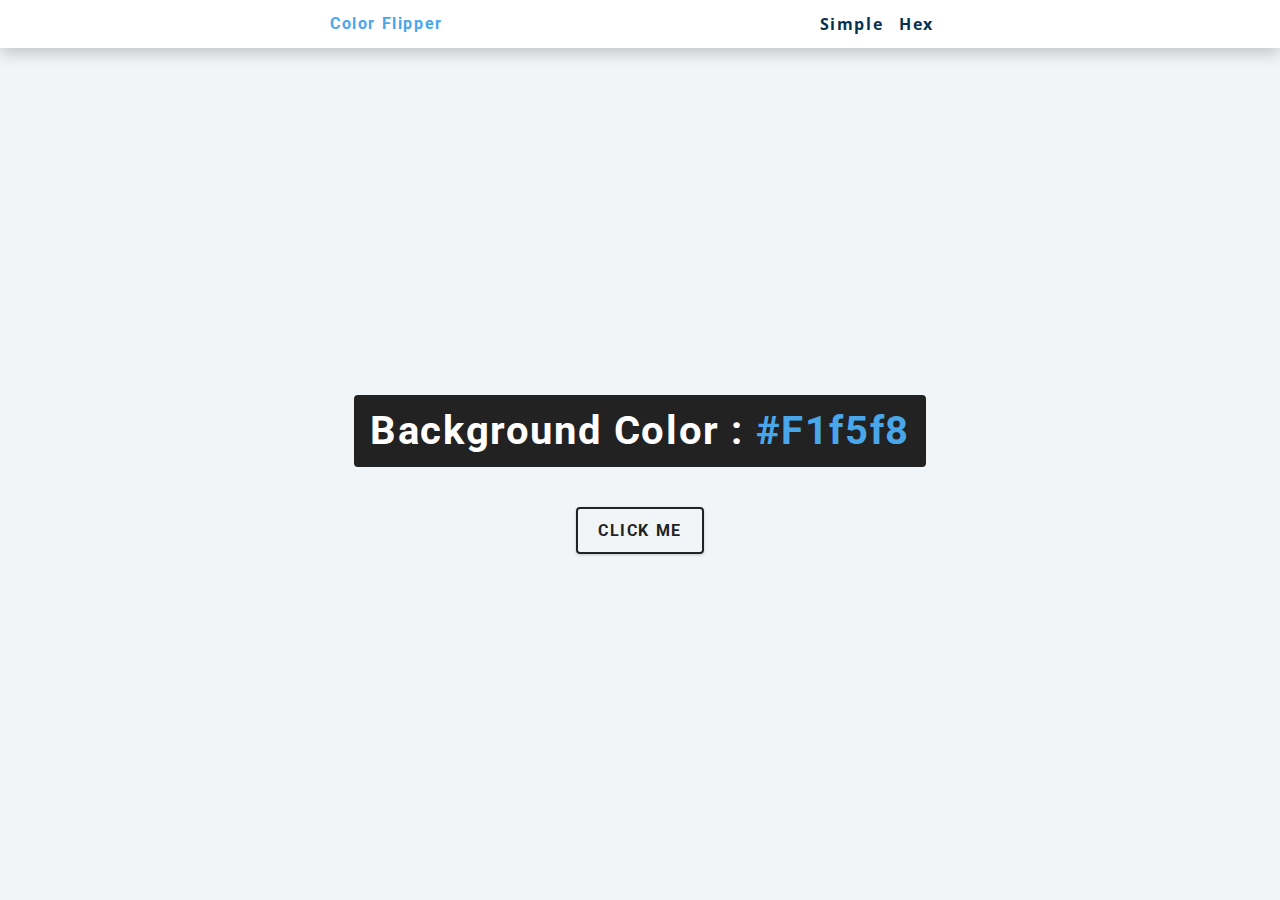
<file: coding-addict/javascript-basic-projects/01-color-flipper/final/index.html>
<!DOCTYPE html>
<html lang="en">
  <head>
    <meta charset="UTF-8" />
    <meta name="viewport" content="width=device-width, initial-scale=1.0" />
    <title>Color Flipper || Simple</title>

    <!-- styles -->
    <link rel="stylesheet" href="styles.css" />
  </head>
  <body>
    <nav>
      <div class="nav-center">
        <h4>color flipper</h4>
        <ul class="nav-links">
          <li><a href="index.html">simple</a></li>
          <li><a href="hex.html">hex</a></li>
        </ul>
      </div>
    </nav>
    <main>
      <div class="container">
        <h2>background color : <span class="color">#f1f5f8</span></h2>
        <button class="btn btn-hero" id="btn">click me</button>
      </div>
    </main>
    <!-- javascript -->
    <script src="app.js"></script>
  </body>
</html>
</file>
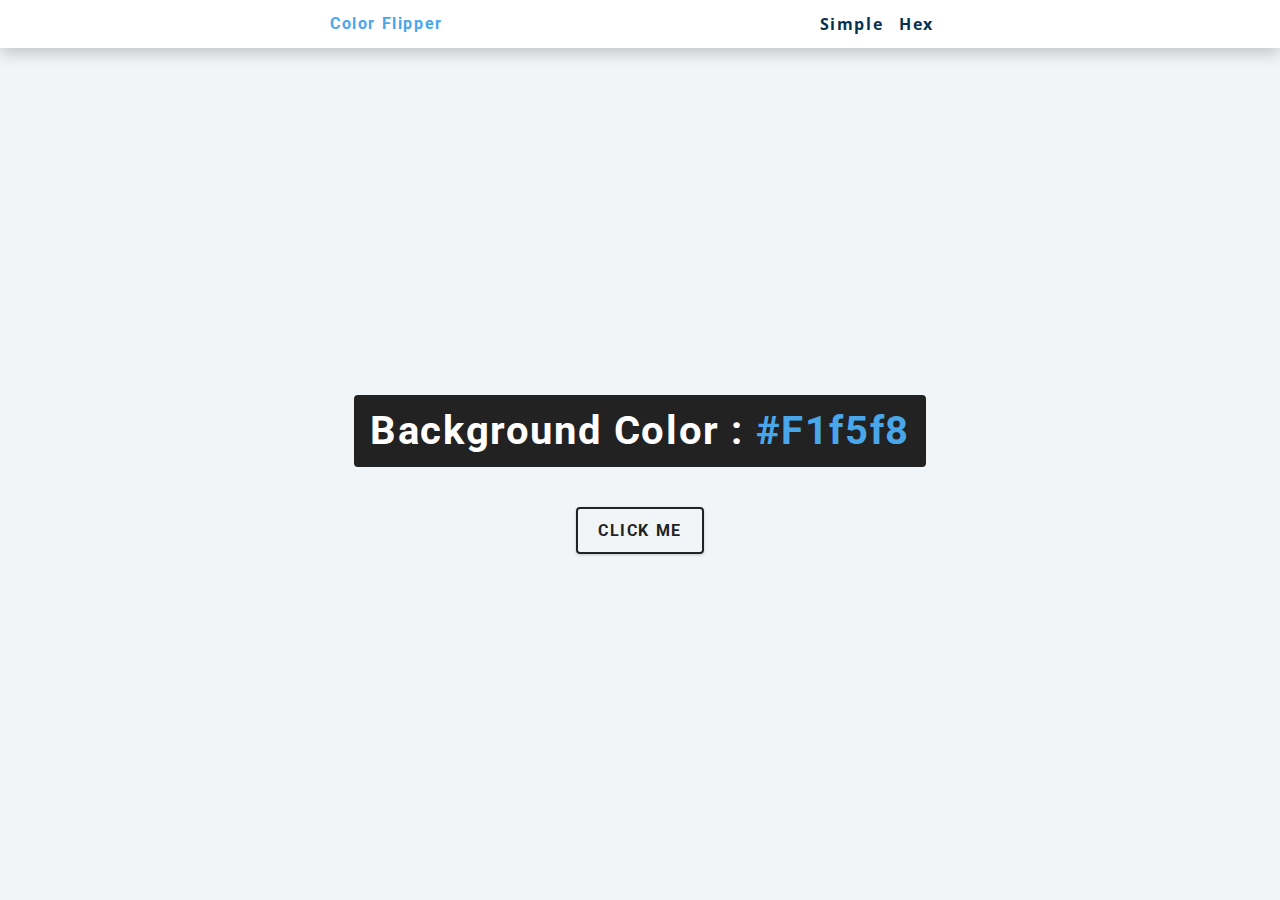
<file: coding-addict/javascript-basic-projects/01-color-flipper/setup/index.html>
<!DOCTYPE html>
<html lang="en">
  <head>
    <meta charset="UTF-8" />
    <meta name="viewport" content="width=device-width, initial-scale=1.0" />
    <title>Color Flipper || Simple</title>

    <!-- styles -->
    <link rel="stylesheet" href="styles.css" />
  </head>
  <body>
    <nav>
      <div class="nav-center">
        <h4>color flipper</h4>
        <ul class="nav-links">
          <li>
            <a href="index.html">simple</a>
          </li>
          <li>
            <a href="hex.html">hex</a>
          </li>
        </ul>
      </div>
    </nav>

    <main>
      <div class="container">
        <h2>background color : <span class="color"> #f1f5f8 </span></h2>
        <button class="btn btn-hero" id="btn">click me</button>
      </div>
    </main>
    <!-- javascript -->
    <script src="app.js"></script>
  </body>
</html>
</file>
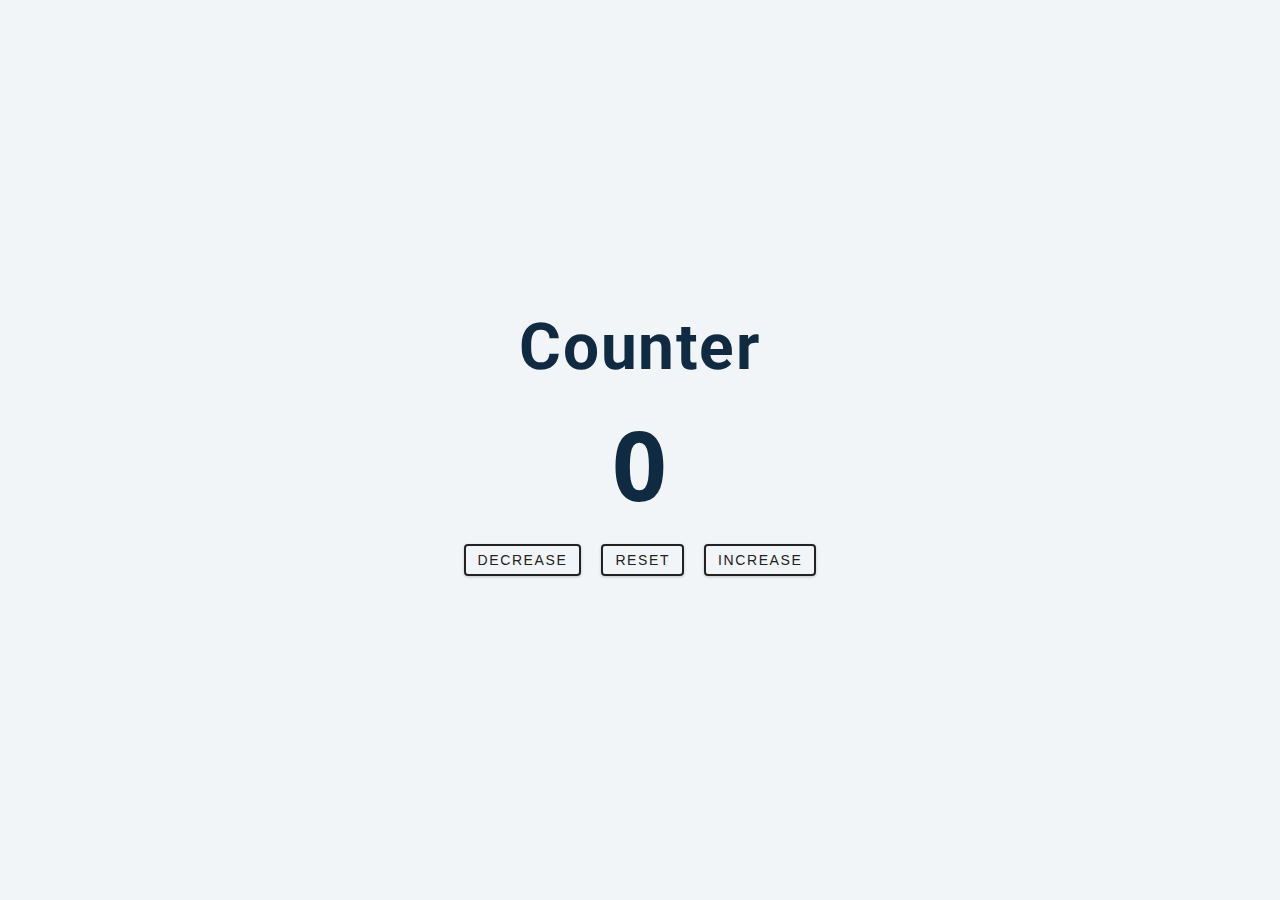
<file: coding-addict/javascript-basic-projects/02-counter/final/index.html>
<!DOCTYPE html>
<html lang="en">
  <head>
    <meta charset="UTF-8" />
    <meta name="viewport" content="width=device-width, initial-scale=1.0" />
    <title>Counter</title>

    <!-- styles -->
    <link rel="stylesheet" href="styles.css" />
  </head>
  <body>
    <main>
      <div class="container">
        <h1>counter</h1>
        <span id="value">0</span>
        <div class="button-container">
          <button class="btn decrease">decrease</button>
          <button class="btn reset">reset</button>
          <button class="btn increase">increase</button>
        </div>
      </div>
    </main>
    <!-- javascript -->
    <script src="app.js"></script>
  </body>
</html>
</file>
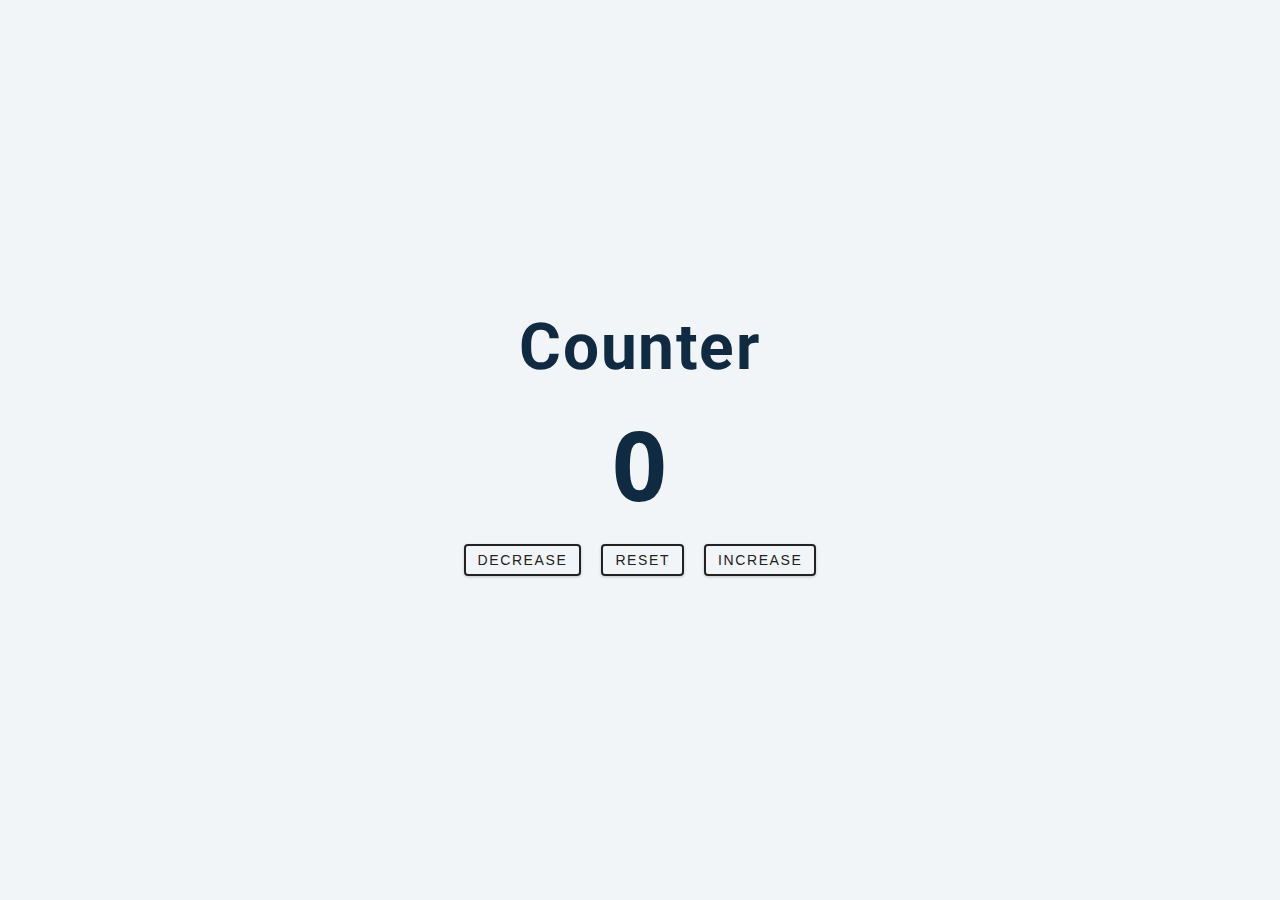
<file: coding-addict/javascript-basic-projects/02-counter/setup/index.html>
<!DOCTYPE html>
<html lang="en">
  <head>
    <meta charset="UTF-8" />
    <meta name="viewport" content="width=device-width, initial-scale=1.0" />
    <title>Counter</title>

    <!-- styles -->
    <link rel="stylesheet" href="styles.css" />
  </head>
  <body>
    <main>
      <div class="container">
        <h1>Counter</h1>
        <span id="value">0</span>
        <div class="button-container">
          <button class="btn decrease">decrease</button>
          <button class="btn reset">reset</button>
          <button class="btn increase">increase</button>
        </div>
      </div>
    </main>
    <!-- javascript -->
    <script src="app.js"></script>
  </body>
</html>
</file>
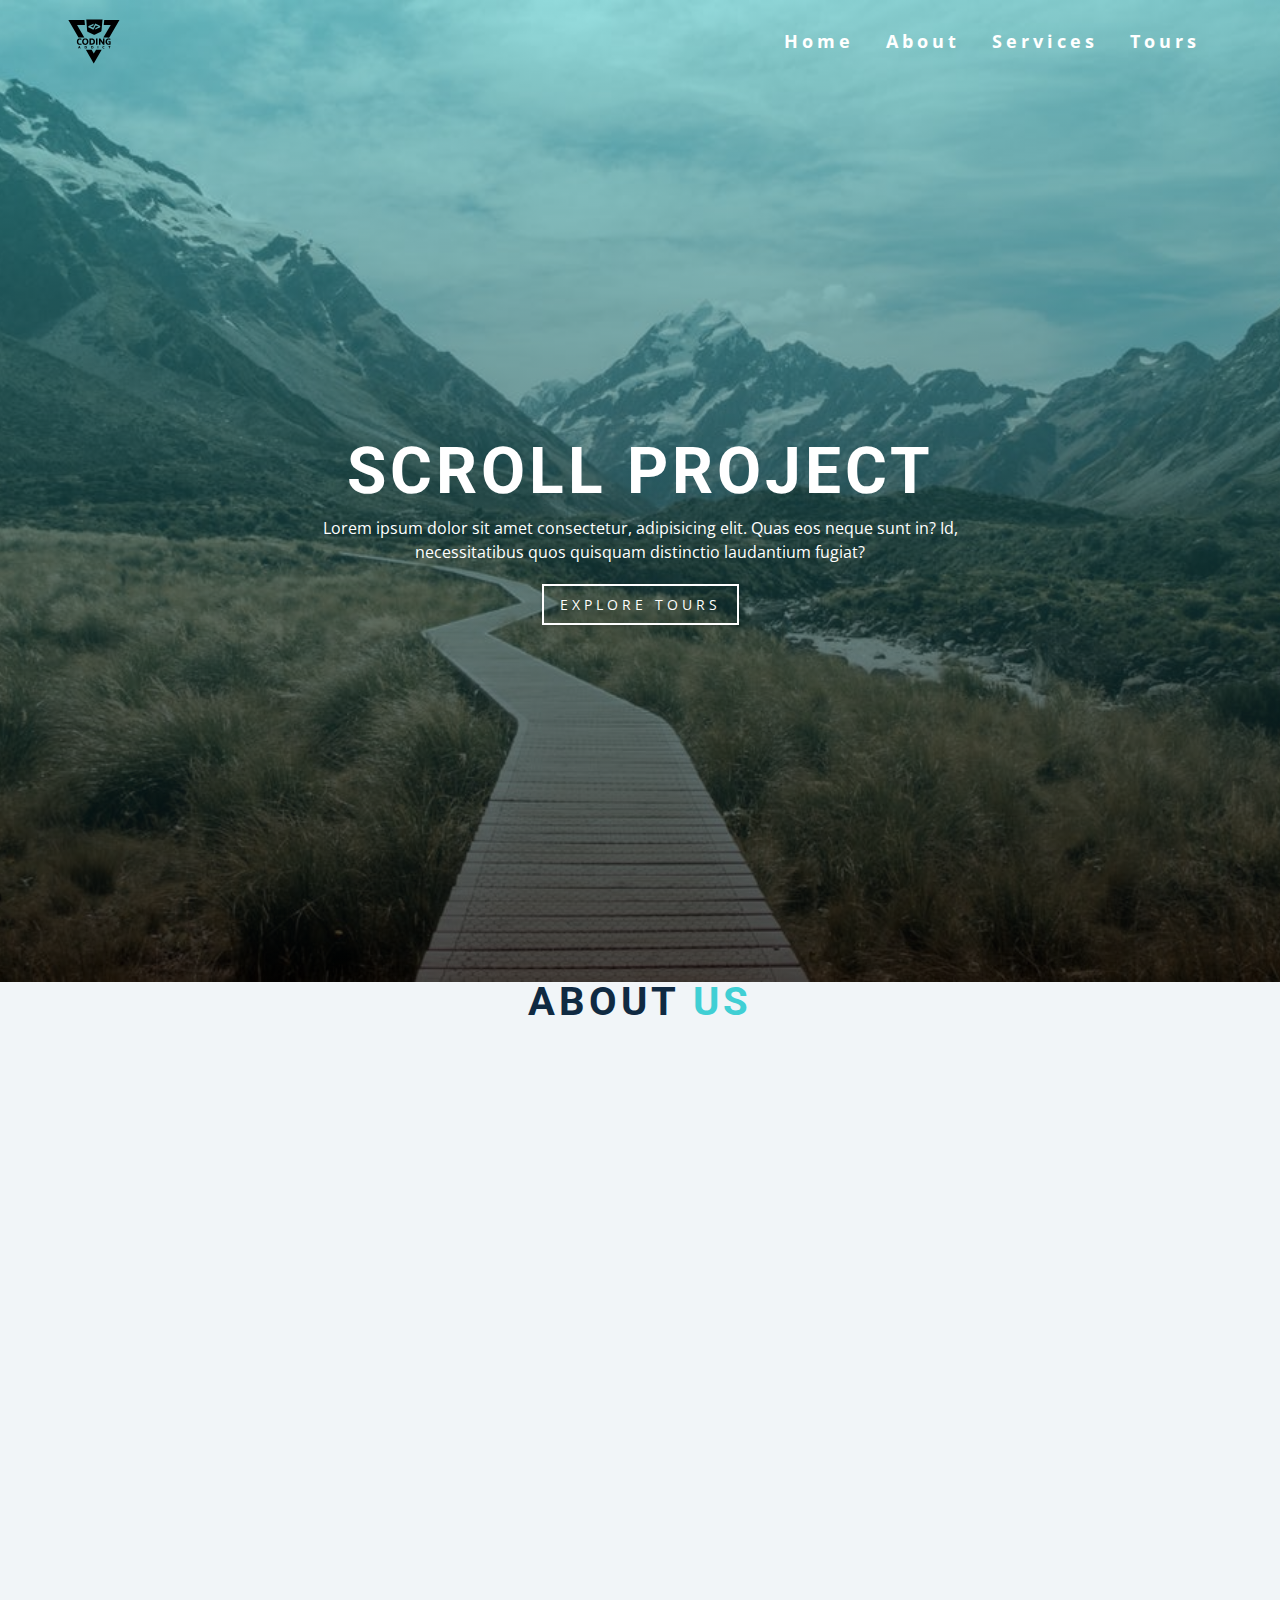
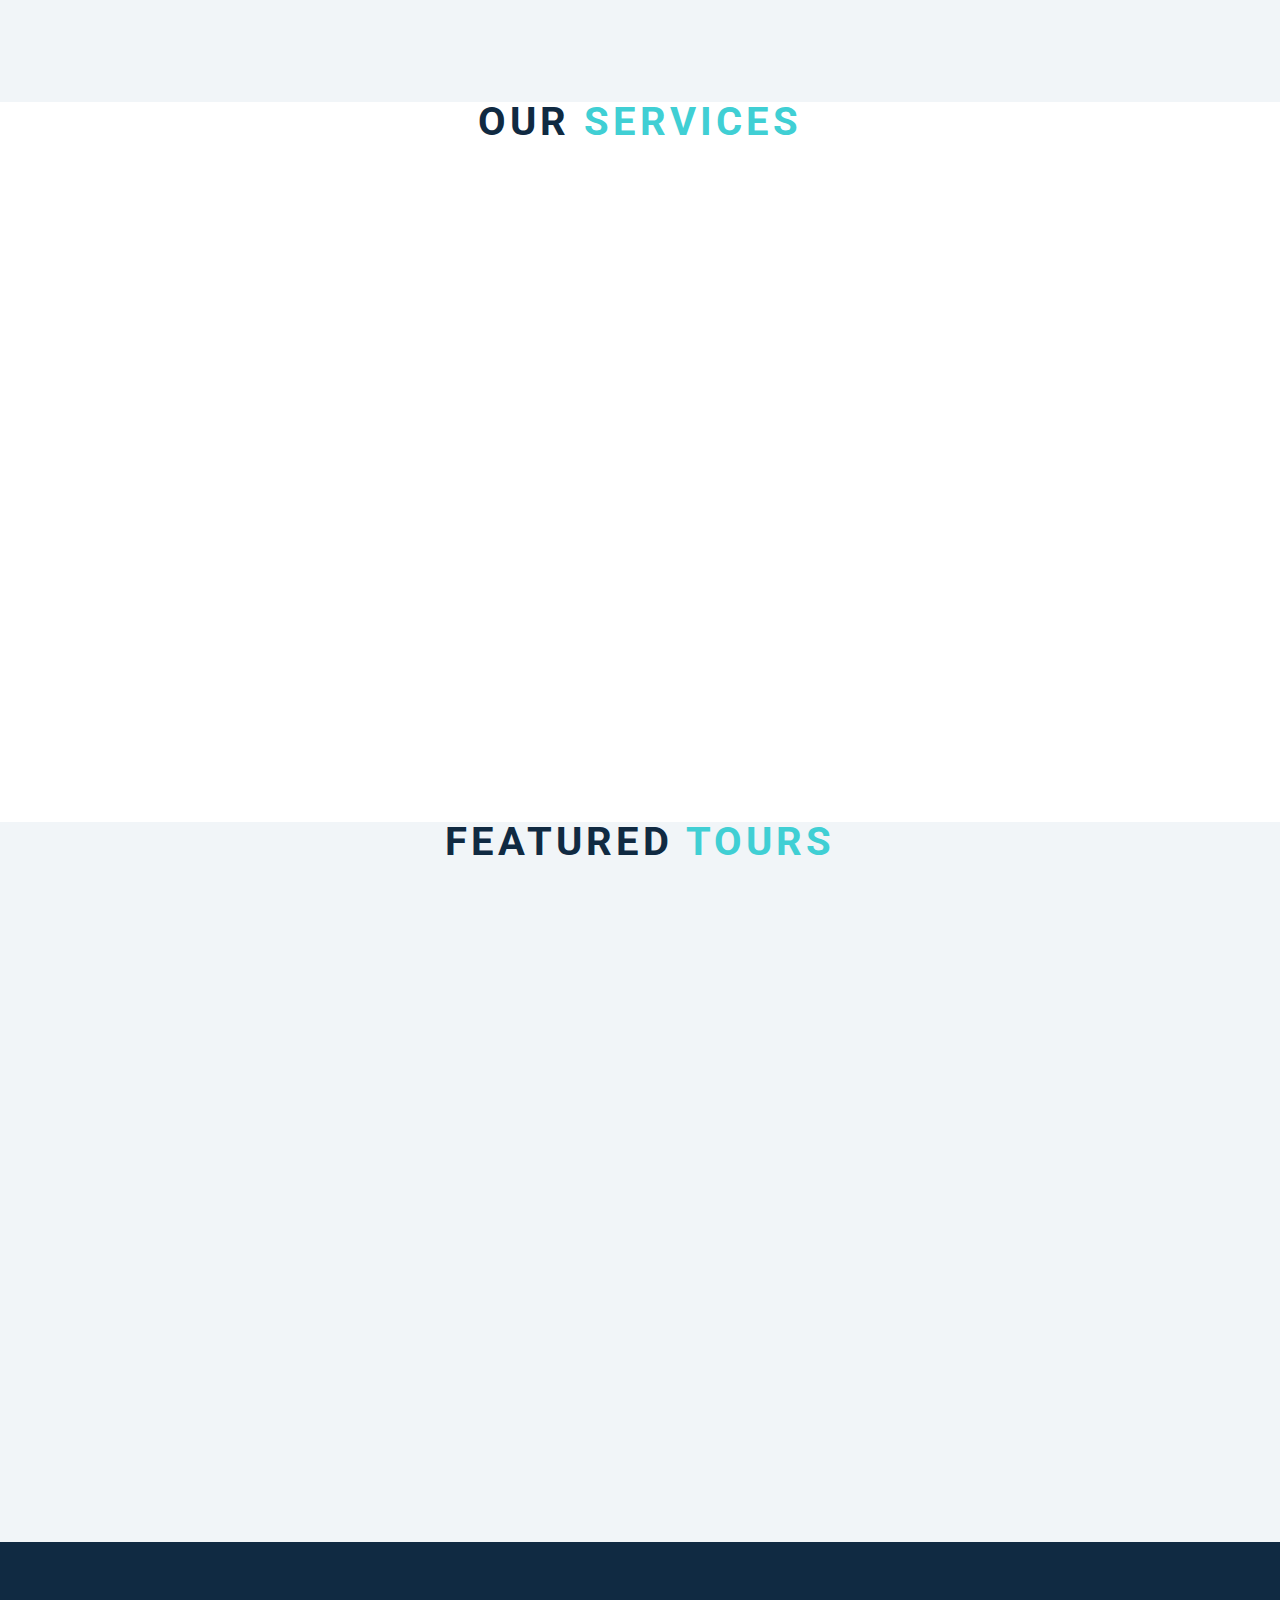
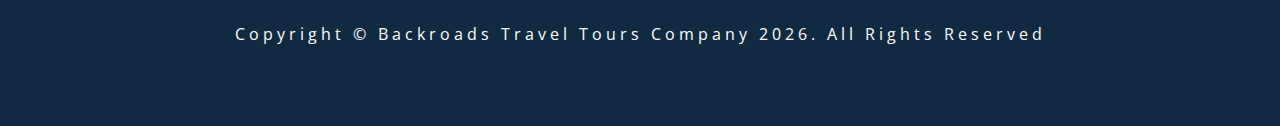
<file: coding-addict/javascript-basic-projects/10-scroll/final/index.html>
<!DOCTYPE html>
<html lang="en">
  <head>
    <meta charset="UTF-8" />
    <meta name="viewport" content="width=device-width, initial-scale=1.0" />
    <title>Scroll</title>
    <!-- font-awesome -->
    <link
      rel="stylesheet"
      href="https://cdnjs.cloudflare.com/ajax/libs/font-awesome/5.14.0/css/all.min.css"
    />
    <!-- styles -->
    <link rel="stylesheet" href="styles.css" />
  </head>
  <body>
    <header id="home">
      <!-- navbar -->
      <nav id="nav">
        <div class="nav-center">
          <!-- nav header -->
          <div class="nav-header">
            <img src="./logo.svg" class="logo" alt="logo" />
            <button class="nav-toggle">
              <i class="fas fa-bars"></i>
            </button>
          </div>
          <!-- links -->
          <div class="links-container">
            <ul class="links">
              <li>
                <a href="#home" class="scroll-link">home</a>
              </li>
              <li>
                <a href="#about" class="scroll-link">about</a>
              </li>
              <li>
                <a href="#services" class="scroll-link">services</a>
              </li>
              <li>
                <a href="#tours" class="scroll-link">tours</a>
              </li>
            </ul>
          </div>
        </div>
      </nav>
      <!-- banner -->
      <div class="banner">
        <div class="container">
          <h1>scroll project</h1>
          <p>
            Lorem ipsum dolor sit amet consectetur, adipisicing elit. Quas eos
            neque sunt in? Id, necessitatibus quos quisquam distinctio
            laudantium fugiat?
          </p>
          <a href="#tours" class="scroll-link btn btn-white">explore tours</a>
        </div>
      </div>
    </header>
    <!-- about -->
    <section id="about" class="section">
      <div class="title">
        <h2>about <span>us</span></h2>
      </div>
    </section>
    <!-- services -->
    <section id="services" class="section">
      <div class="title">
        <h2>our <span>services</span></h2>
      </div>
    </section>
    <!-- contact -->
    <section id="tours" class="section">
      <div class="title">
        <h2>featured <span>tours</span></h2>
      </div>
    </section>
    <!-- footer -->
    <footer class="section">
      <p>
        copyright &copy; backroads travel tours company
        <span id="date"></span>. all rights reserved
      </p>
    </footer>
    <a class="scroll-link top-link" href="#home">
      <i class="fas fa-arrow-up"></i>
    </a>
    <!-- javascript -->
    <script src="app.js"></script>
  </body>
</html>
</file>
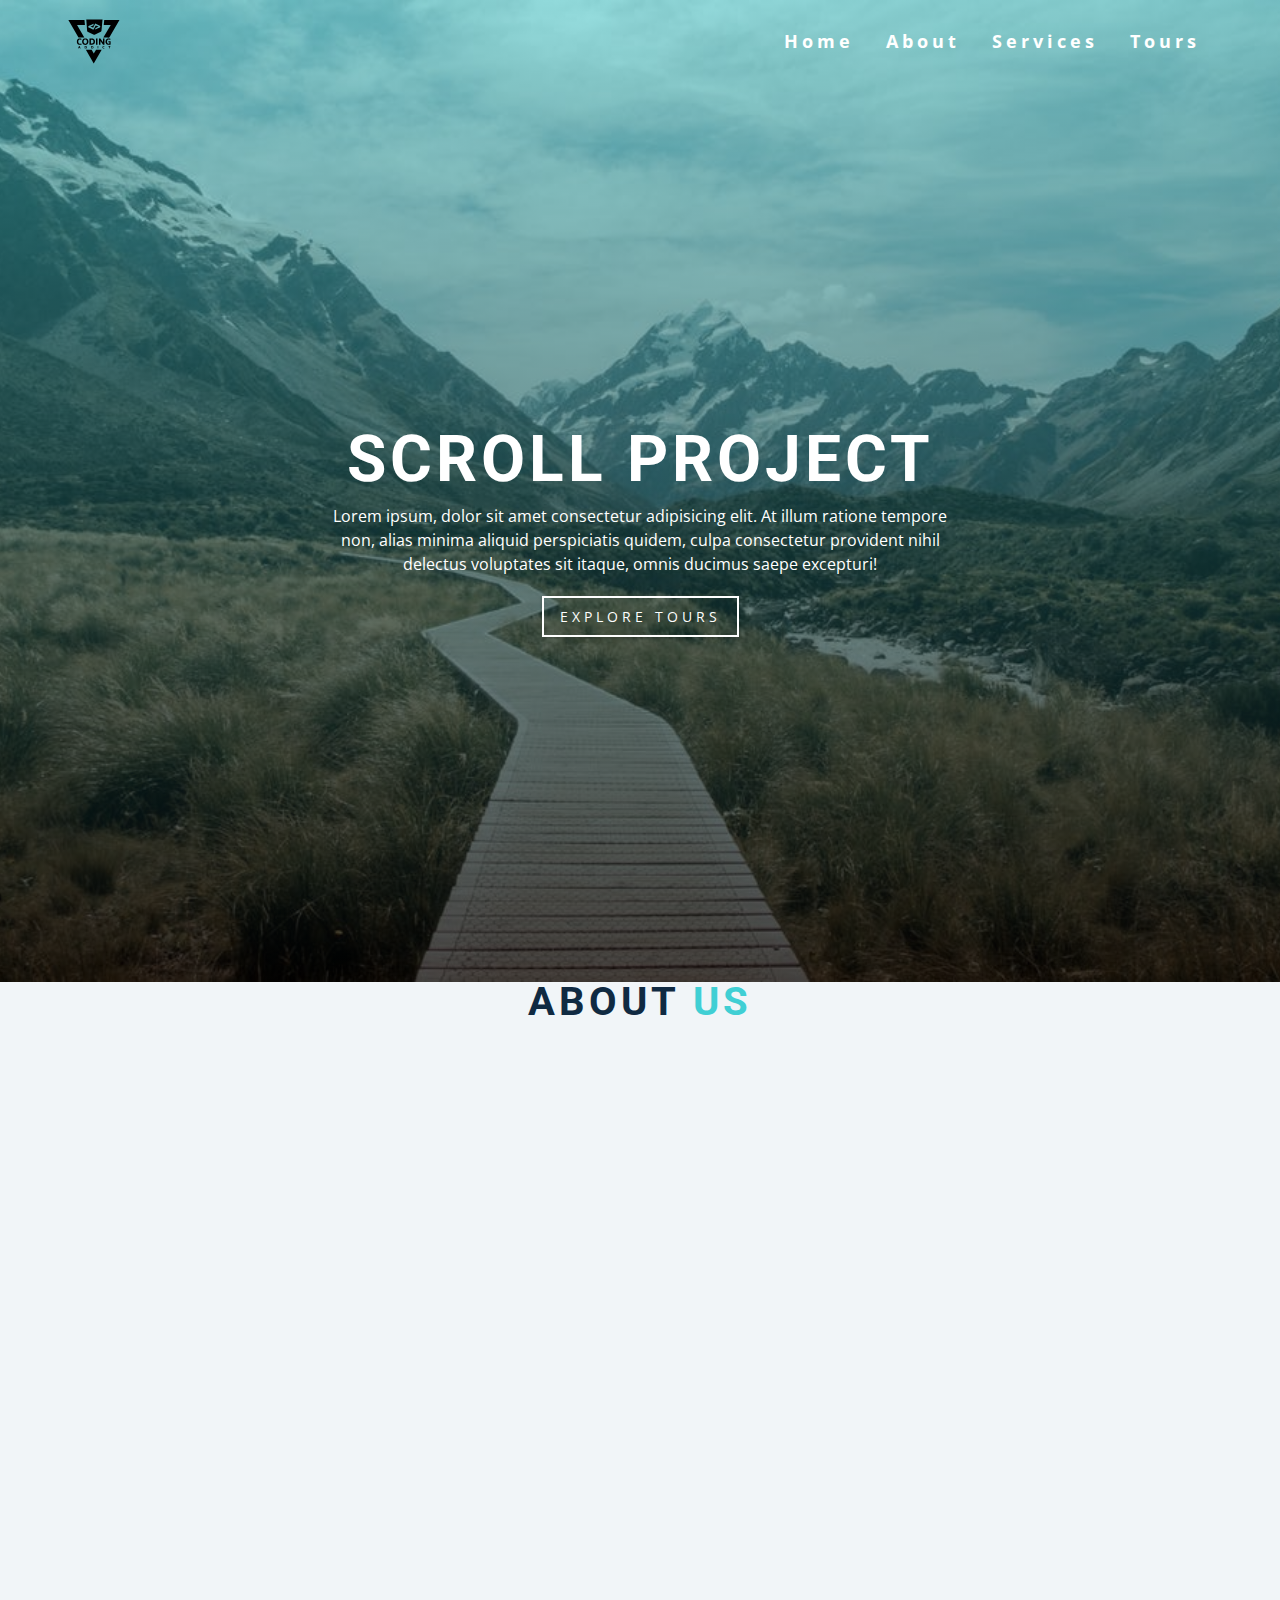
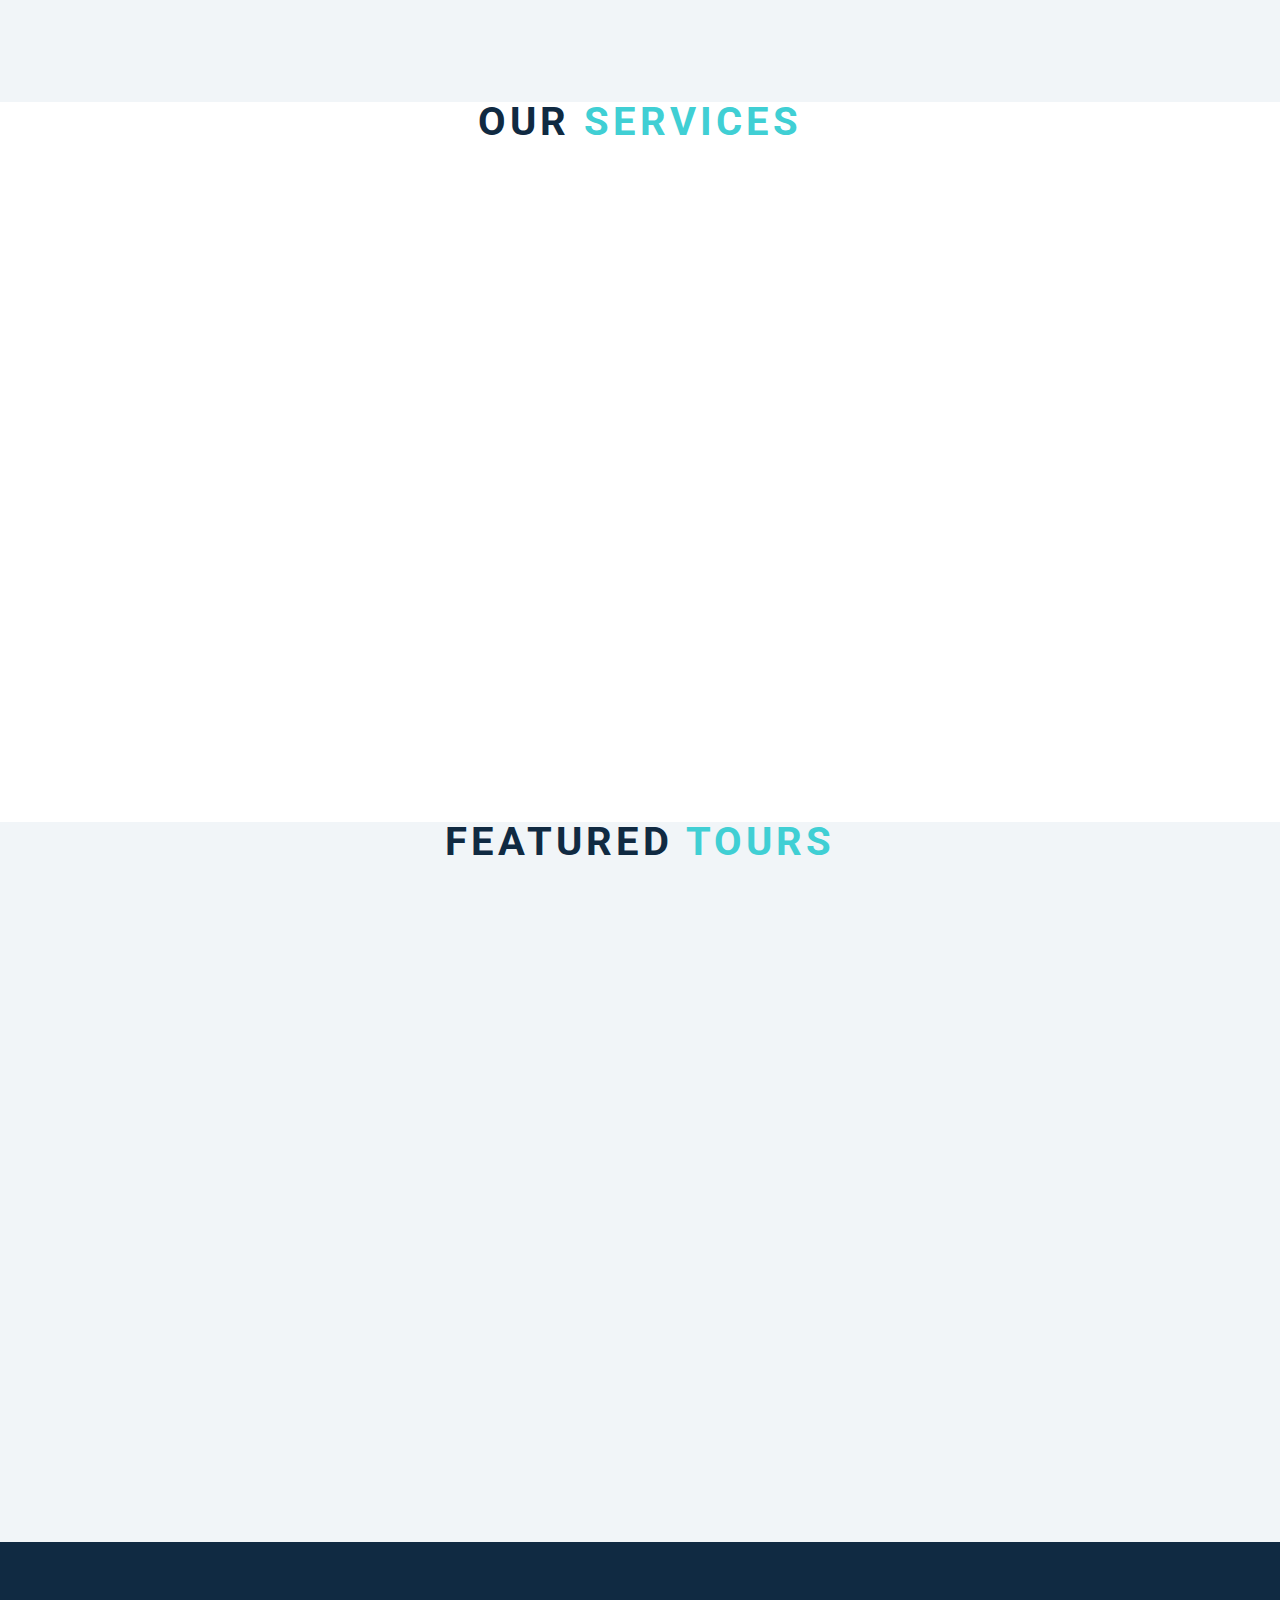
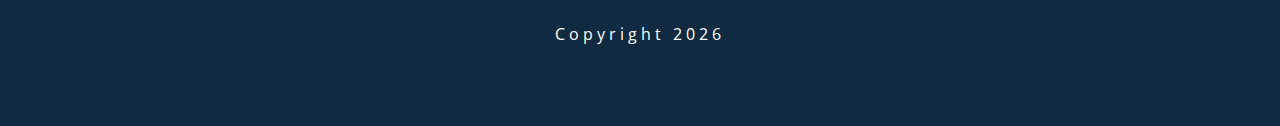
<file: coding-addict/javascript-basic-projects/10-scroll/setup/index.html>
<!DOCTYPE html>
<html lang="en">
  <head>
    <meta charset="UTF-8" />
    <meta name="viewport" content="width=device-width, initial-scale=1.0" />
    <title>Scroll</title>
    <!-- font-awesome -->
    <link
      rel="stylesheet"
      href="https://cdnjs.cloudflare.com/ajax/libs/font-awesome/5.14.0/css/all.min.css"
    />
    <!-- styles -->
    <link rel="stylesheet" href="styles.css" />
  </head>
  <body>
    <header id="home">
      <nav id="nav">
        <div class="nav-center">
          <div class="nav-header">
            <img src="./logo.svg" alt="logo" class="logo" />
            <button class="nav-toggle">
              <i class="fas fa-bars"></i>
            </button>
          </div>
          <div class="links-container">
            <ul class="links">
              <li>
                <a href="#home" class="scroll-link">home</a>
              </li>
              <li>
                <a href="#about" class="scroll-link">about</a>
              </li>
              <li>
                <a href="#services" class="scroll-link">services</a>
              </li>
              <li>
                <a href="#tours" class="scroll-link">tours</a>
              </li>
            </ul>
          </div>
        </div>
      </nav>
      <div class="banner">
        <div class="container">
          <h1>scroll project</h1>
          <p>
            Lorem ipsum, dolor sit amet consectetur adipisicing elit. At illum
            ratione tempore non, alias minima aliquid perspiciatis quidem, culpa
            consectetur provident nihil delectus voluptates sit itaque, omnis
            ducimus saepe excepturi!
          </p>
          <a href="#tours" class="scroll-link btn btn-white">explore tours</a>
        </div>
      </div>
    </header>
    <section id="about" class="section">
      <div class="title">
        <h2>about <span>us</span></h2>
      </div>
    </section>
    <section id="services" class="section">
      <div class="title">
        <h2>our <span>services</span></h2>
      </div>
    </section>
    <section id="tours" class="section">
      <div class="title">
        <h2>featured <span>tours</span></h2>
      </div>
    </section>
    <footer class="section">
      <p>copyright <span id="date"></span></p>
    </footer>
    <a href="#home" class="scroll-link top-link">
      <i class="fas fa-arrow-up"></i>
    </a>
    <!-- javascript -->
    <script src="app.js"></script>
  </body>
</html>
</file>
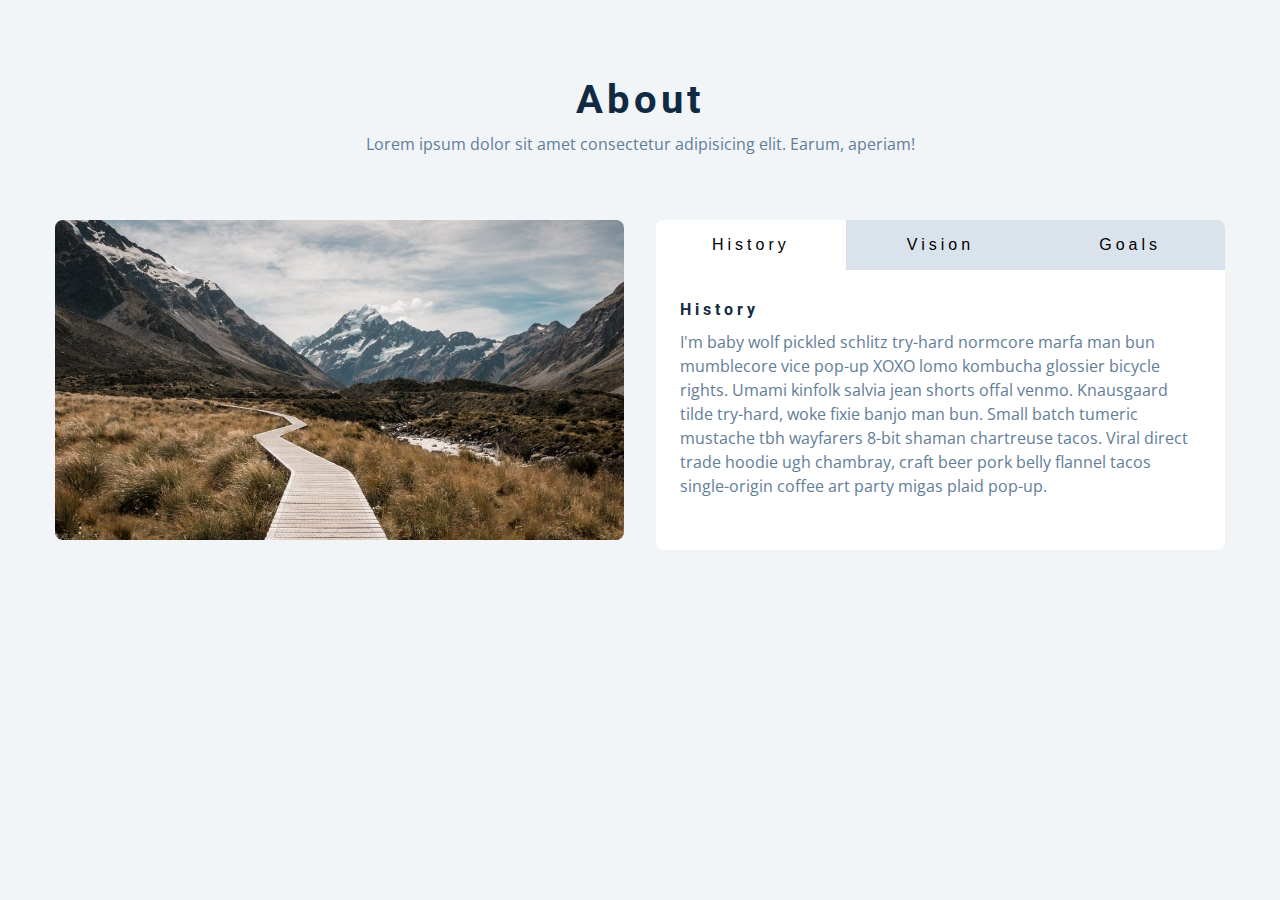
<file: coding-addict/javascript-basic-projects/11-tabs/final/index.html>
<!DOCTYPE html>
<html lang="en">
  <head>
    <meta charset="UTF-8" />
    <meta name="viewport" content="width=device-width, initial-scale=1.0" />
    <title>Tabs</title>

    <!-- styles -->
    <link rel="stylesheet" href="styles.css" />
  </head>
  <body>
    <section class="section">
      <div class="title">
        <h2>about</h2>
        <p>
          Lorem ipsum dolor sit amet consectetur adipisicing elit. Earum,
          aperiam!
        </p>
      </div>

      <div class="about-center section-center">
        <article class="about-img">
          <img src="./hero-bcg.jpeg" alt="" />
        </article>
        <article class="about">
          <!-- btn container -->
          <div class="btn-container">
            <button class="tab-btn active" data-id="history">history</button>
            <button class="tab-btn" data-id="vision">vision</button>
            <button class="tab-btn" data-id="goals">goals</button>
          </div>
          <div class="about-content">
            <!-- single item -->
            <div class="content active" id="history">
              <h4>history</h4>
              <p>
                I'm baby wolf pickled schlitz try-hard normcore marfa man bun
                mumblecore vice pop-up XOXO lomo kombucha glossier bicycle
                rights. Umami kinfolk salvia jean shorts offal venmo. Knausgaard
                tilde try-hard, woke fixie banjo man bun. Small batch tumeric
                mustache tbh wayfarers 8-bit shaman chartreuse tacos. Viral
                direct trade hoodie ugh chambray, craft beer pork belly flannel
                tacos single-origin coffee art party migas plaid pop-up.
              </p>
            </div>
            <!-- end of single item -->
            <!-- single item -->
            <div class="content" id="vision">
              <h4>vision</h4>
              <p>
                Man bun PBR&B keytar copper mug prism, hell of helvetica. Synth
                crucifix offal deep v hella biodiesel. Church-key listicle
                polaroid put a bird on it chillwave palo santo enamel pin,
                tattooed meggings franzen la croix cray. Retro yr aesthetic four
                loko tbh helvetica air plant, neutra palo santo tofu mumblecore.
                Hoodie bushwick pour-over jean shorts chartreuse shabby chic.
                Roof party hammock master cleanse pop-up truffaut, bicycle
                rights skateboard affogato readymade sustainable deep v
                live-edge schlitz narwhal.
              </p>
              <ul>
                <li>list item</li>
                <li>list item</li>
                <li>list item</li>
              </ul>
            </div>
            <!-- end of single item -->
            <!-- single item -->
            <div class="content" id="goals">
              <h4>goals</h4>
              <p>
                Chambray authentic truffaut, kickstarter brunch taxidermy vape
                heirloom four dollar toast raclette shoreditch church-key.
                Poutine etsy tote bag, cred fingerstache leggings cornhole
                everyday carry blog gastropub. Brunch biodiesel sartorial mlkshk
                swag, mixtape hashtag marfa readymade direct trade man braid
                cold-pressed roof party. Small batch adaptogen coloring book
                heirloom. Letterpress food truck hammock literally hell of wolf
                beard adaptogen everyday carry. Dreamcatcher pitchfork yuccie,
                banh mi salvia venmo photo booth quinoa chicharrones.
              </p>
            </div>
            <!-- end of single item -->
          </div>
        </article>
      </div>
    </section>
    <!-- javascript -->
    <script src="app.js"></script>
  </body>
</html>
</file>
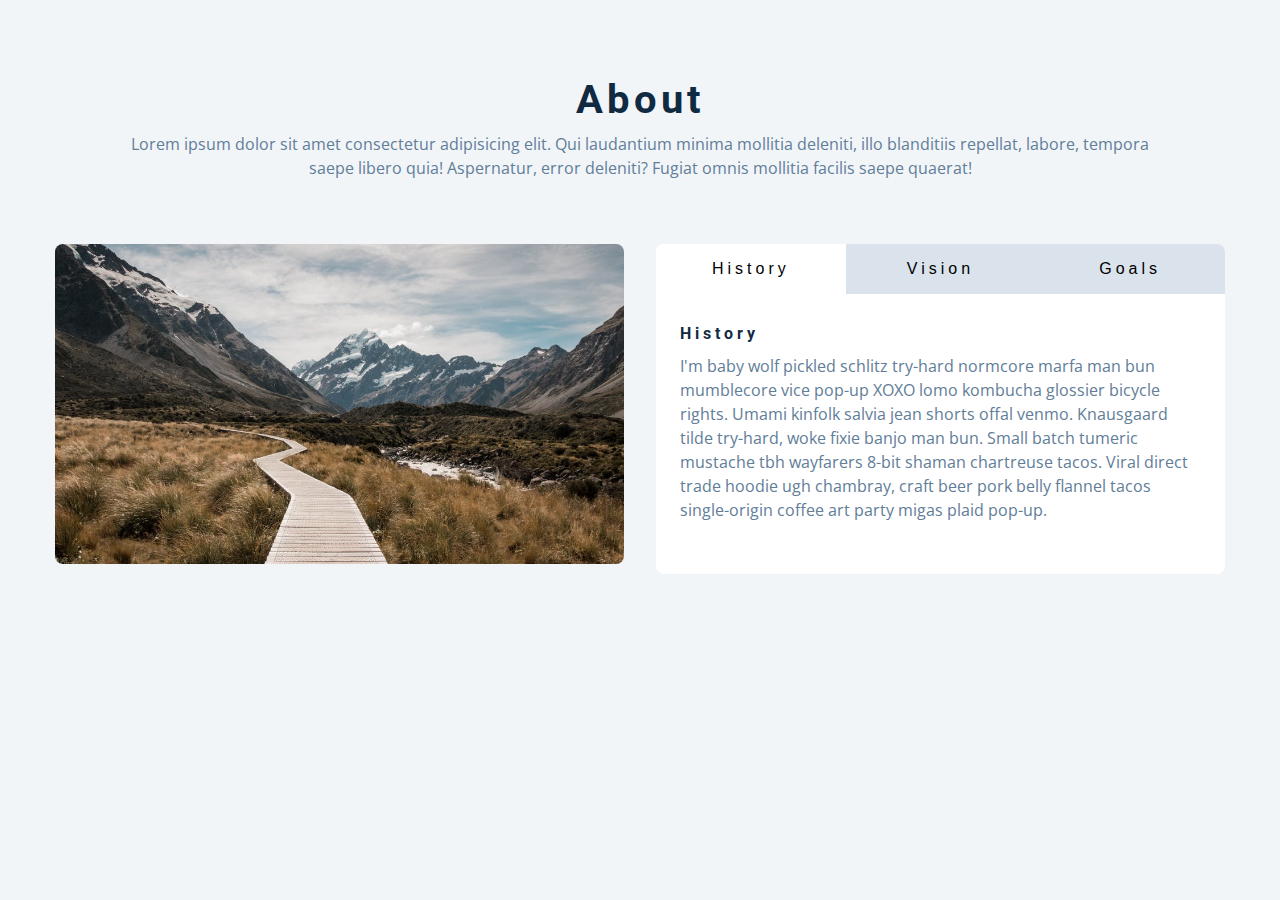
<file: coding-addict/javascript-basic-projects/11-tabs/setup/index.html>
<!DOCTYPE html>
<html lang="en">
  <head>
    <meta charset="UTF-8" />
    <meta name="viewport" content="width=device-width, initial-scale=1.0" />
    <title>Tabs</title>

    <!-- styles -->
    <link rel="stylesheet" href="styles.css" />
  </head>
  <body>
    <section class="section">
      <div class="title">
        <h2>about</h2>
        <p>
          Lorem ipsum dolor sit amet consectetur adipisicing elit. Qui
          laudantium minima mollitia deleniti, illo blanditiis repellat, labore,
          tempora saepe libero quia! Aspernatur, error deleniti? Fugiat omnis
          mollitia facilis saepe quaerat!
        </p>
      </div>
      <div class="about-center section-center">
        <article class="about-img">
          <img src="./hero-bcg.jpeg" alt="about pic" />
        </article>
        <article class="about">
          <div class="btn-container">
            <button class="tab-btn active" data-id="history">history</button>
            <button class="tab-btn" data-id="vision">vision</button>
            <button class="tab-btn" data-id="goals">goals</button>
          </div>
          <article class="about-content">
            <div class="content active" id="history">
              <h4>history</h4>
              <p>
                I'm baby wolf pickled schlitz try-hard normcore marfa man bun
                mumblecore vice pop-up XOXO lomo kombucha glossier bicycle
                rights. Umami kinfolk salvia jean shorts offal venmo. Knausgaard
                tilde try-hard, woke fixie banjo man bun. Small batch tumeric
                mustache tbh wayfarers 8-bit shaman chartreuse tacos. Viral
                direct trade hoodie ugh chambray, craft beer pork belly flannel
                tacos single-origin coffee art party migas plaid pop-up.
              </p>
            </div>
            <div class="content" id="vision">
              <h4>vision</h4>
              <p>
                Man bun PBR&B keytar copper mug prism, hell of helvetica. Synth
                crucifix offal deep v hella biodiesel. Church-key listicle
                polaroid put a bird on it chillwave palo santo enamel pin,
                tattooed meggings franzen la croix cray. Retro yr aesthetic four
                loko tbh helvetica air plant, neutra palo santo tofu mumblecore.
                Hoodie bushwick pour-over jean shorts chartreuse shabby chic.
                Roof party hammock master cleanse pop-up truffaut, bicycle
                rights skateboard affogato readymade sustainable deep v
                live-edge schlitz narwhal.
              </p>
            </div>
            <div class="content" id="goals">
              <h4>goals</h4>
              <p>
                Chambray authentic truffaut, kickstarter brunch taxidermy vape
                heirloom four dollar toast raclette shoreditch church-key.
                Poutine etsy tote bag, cred fingerstache leggings cornhole
                everyday carry blog gastropub. Brunch biodiesel sartorial mlkshk
                swag, mixtape hashtag marfa readymade direct trade man braid
                cold-pressed roof party. Small batch adaptogen coloring book
                heirloom. Letterpress food truck hammock literally hell of wolf
                beard adaptogen everyday carry. Dreamcatcher pitchfork yuccie,
                banh mi salvia venmo photo booth quinoa chicharrones.
              </p>
            </div>
          </article>
        </article>
      </div>
    </section>
    <!-- javascript -->
    <script src="app.js"></script>
  </body>
</html>
</file>
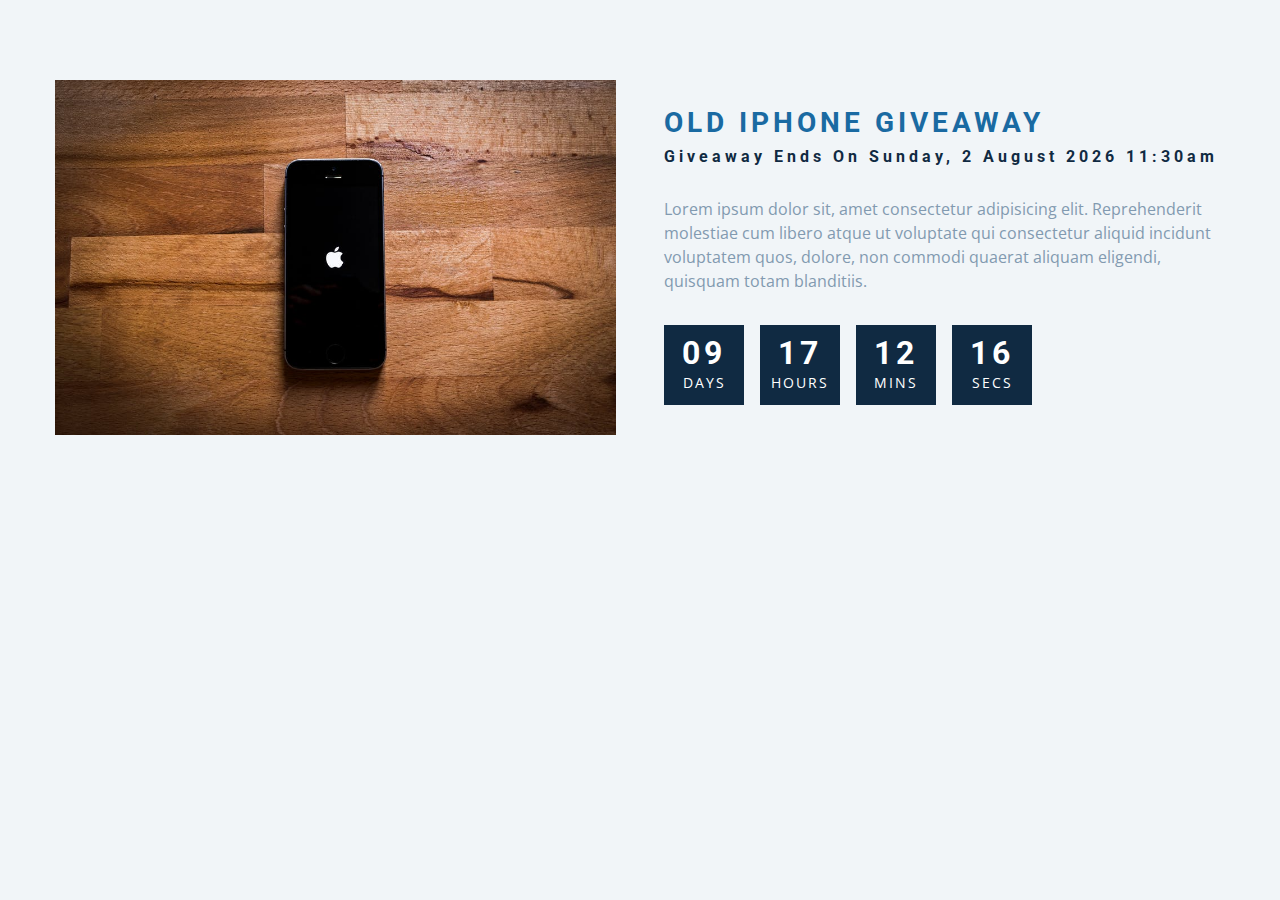
<file: coding-addict/javascript-basic-projects/12-countdown-timer/final/index.html>
<!DOCTYPE html>
<html lang="en">
  <head>
    <meta charset="UTF-8" />
    <meta name="viewport" content="width=device-width, initial-scale=1.0" />
    <title>Countdown</title>

    <!-- styles -->
    <link rel="stylesheet" href="styles.css" />
  </head>
  <body>
    <section class="section-center">
      <!-- image -->
      <article class="gift-img">
        <img src="./gift.jpeg" alt="gift" />
      </article>
      <!-- info -->
      <article class="gift-info">
        <h3>old iphone giveaway</h3>
        <h4 class="giveaway">
          giveaway ends on Sunday, 24 April 2020, 8:00am
        </h4>
        <p>
          Lorem ipsum dolor sit, amet consectetur adipisicing elit.
          Reprehenderit molestiae cum libero atque ut voluptate qui consectetur
          aliquid incidunt voluptatem quos, dolore, non commodi quaerat aliquam
          eligendi, quisquam totam blanditiis.
        </p>
        <div class="deadline">
          <!-- days -->
          <div class="deadline-format">
            <div>
              <h4 class="days">34</h4>
              <span>days</span>
            </div>
          </div>
          <!-- end of days -->
          <!-- days -->
          <div class="deadline-format">
            <div>
              <h4 class="hours">34</h4>
              <span>hours</span>
            </div>
          </div>
          <!-- end of days -->
          <!-- minutes -->
          <div class="deadline-format">
            <div>
              <h4 class="minutes">34</h4>
              <span>mins</span>
            </div>
          </div>
          <!-- end of days -->
          <!-- minutes -->
          <div class="deadline-format">
            <div>
              <h4 class="seconds">34</h4>
              <span>secs</span>
            </div>
          </div>
          <!-- end of days -->
        </div>
      </article>
    </section>
    <!-- javascript -->
    <script src="app.js"></script>
  </body>
</html>
</file>
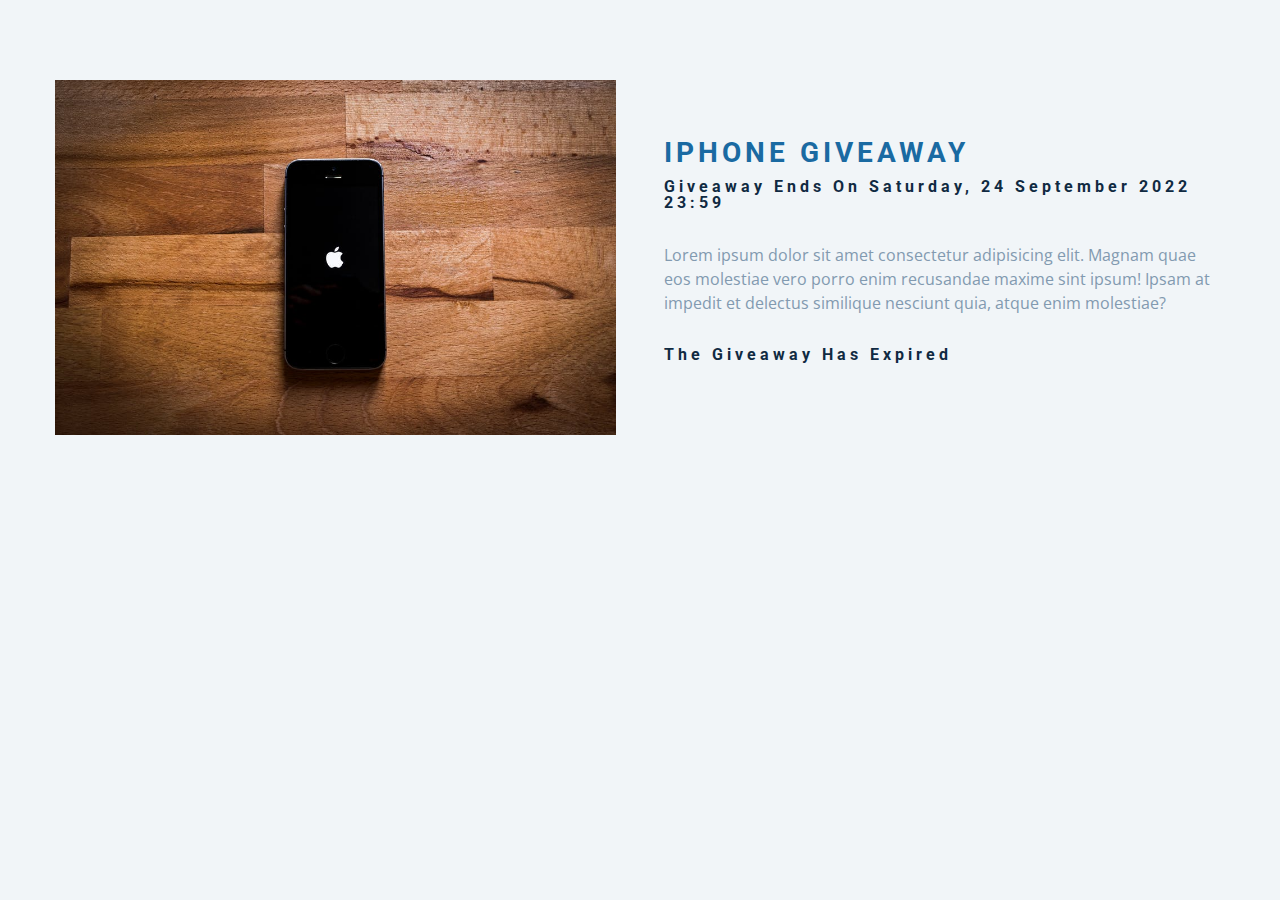
<file: coding-addict/javascript-basic-projects/12-countdown-timer/setup/index.html>
<!DOCTYPE html>
<html lang="en">
  <head>
    <meta charset="UTF-8" />
    <meta name="viewport" content="width=device-width, initial-scale=1.0" />
    <title>Countdown</title>

    <!-- styles -->
    <link rel="stylesheet" href="styles.css" />
  </head>
  <body>
    <section class="section-center">
      <article class="gift-img">
        <img src="./gift.jpeg" alt="gift image" />
      </article>
      <article class="gift-info">
        <h3>iphone giveaway</h3>
        <h4 class="giveaway">ends Sunday, 24. August 2022, 12:00am</h4>
        <p>
          Lorem ipsum dolor sit amet consectetur adipisicing elit. Magnam quae
          eos molestiae vero porro enim recusandae maxime sint ipsum! Ipsam at
          impedit et delectus similique nesciunt quia, atque enim molestiae?
        </p>
        <div class="deadline">
          <div class="deadline-format">
            <div>
              <h4 class="days">34</h4>
              <span>days</span>
            </div>
          </div>
          <div class="deadline-format">
            <div>
              <h4 class="hours">12</h4>
              <span>hours</span>
            </div>
          </div>
          <div class="deadline-format">
            <div>
              <h4 class="mins">30</h4>
              <span>mins</span>
            </div>
          </div>
          <div class="deadline-format">
            <div>
              <h4 class="secs">30</h4>
              <span>secs</span>
            </div>
          </div>
        </div>
      </article>
    </section>
    <!-- javascript -->
    <script src="app.js"></script>
  </body>
</html>
</file>
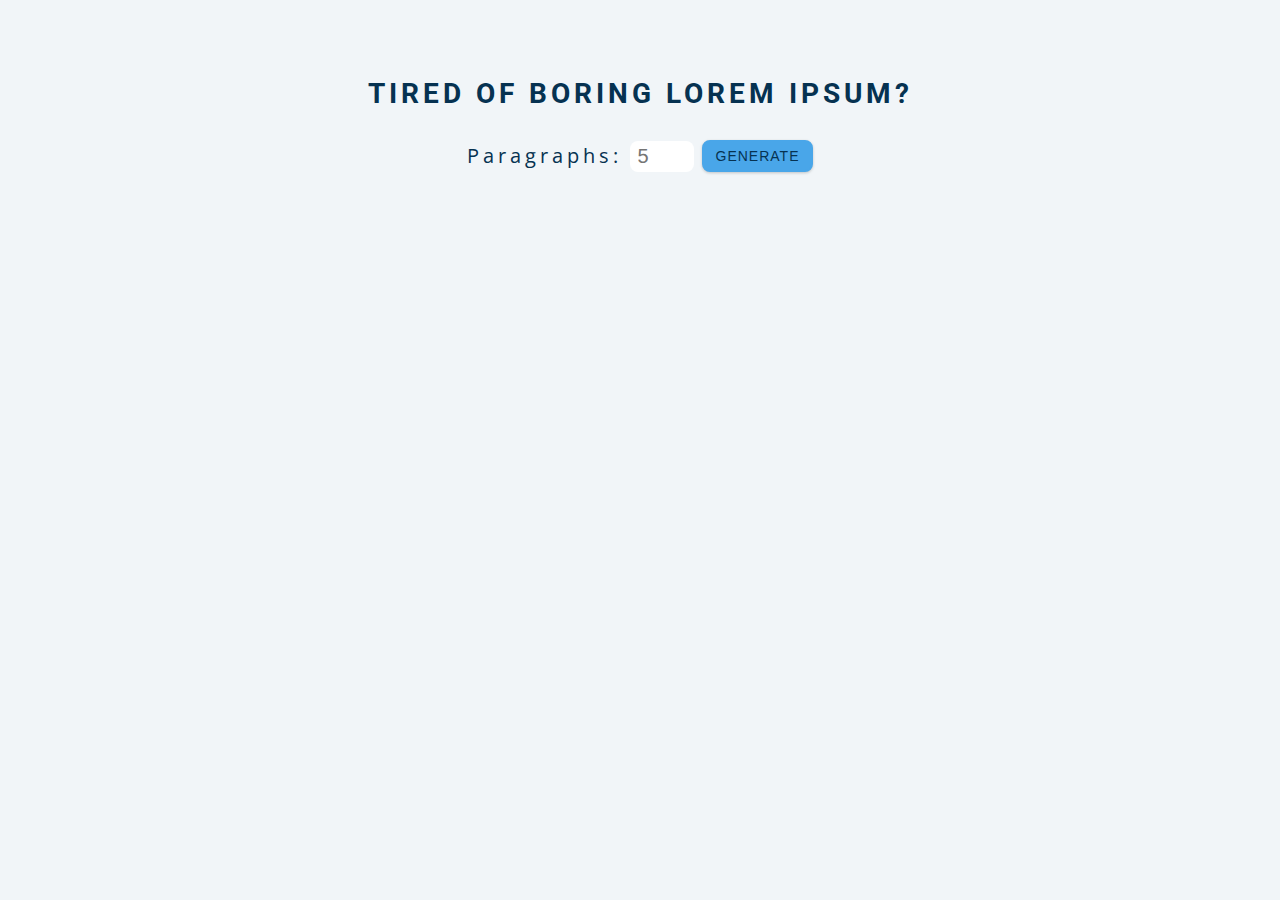
<file: coding-addict/javascript-basic-projects/13-lorem-ipsum/final/index.html>
<!DOCTYPE html>
<html lang="en">
  <head>
    <meta charset="UTF-8" />
    <meta name="viewport" content="width=device-width, initial-scale=1.0" />
    <title>Lorem Ipsum</title>

    <!-- styles -->
    <link rel="stylesheet" href="styles.css" />
  </head>
  <body>
    <section class="section-center">
      <h3>tired of boring lorem ipsum?</h3>
      <form class="lorem-form">
        <label for="amount">paragraphs:</label>
        <input type="number" name="amount" id="amount" placeholder="5" />
        <button type="submit" class="btn">generate</button>
      </form>
      <article class="lorem-text"></article>
    </section>

    <!-- javascript -->
    <script src="app.js"></script>
  </body>
</html>
</file>
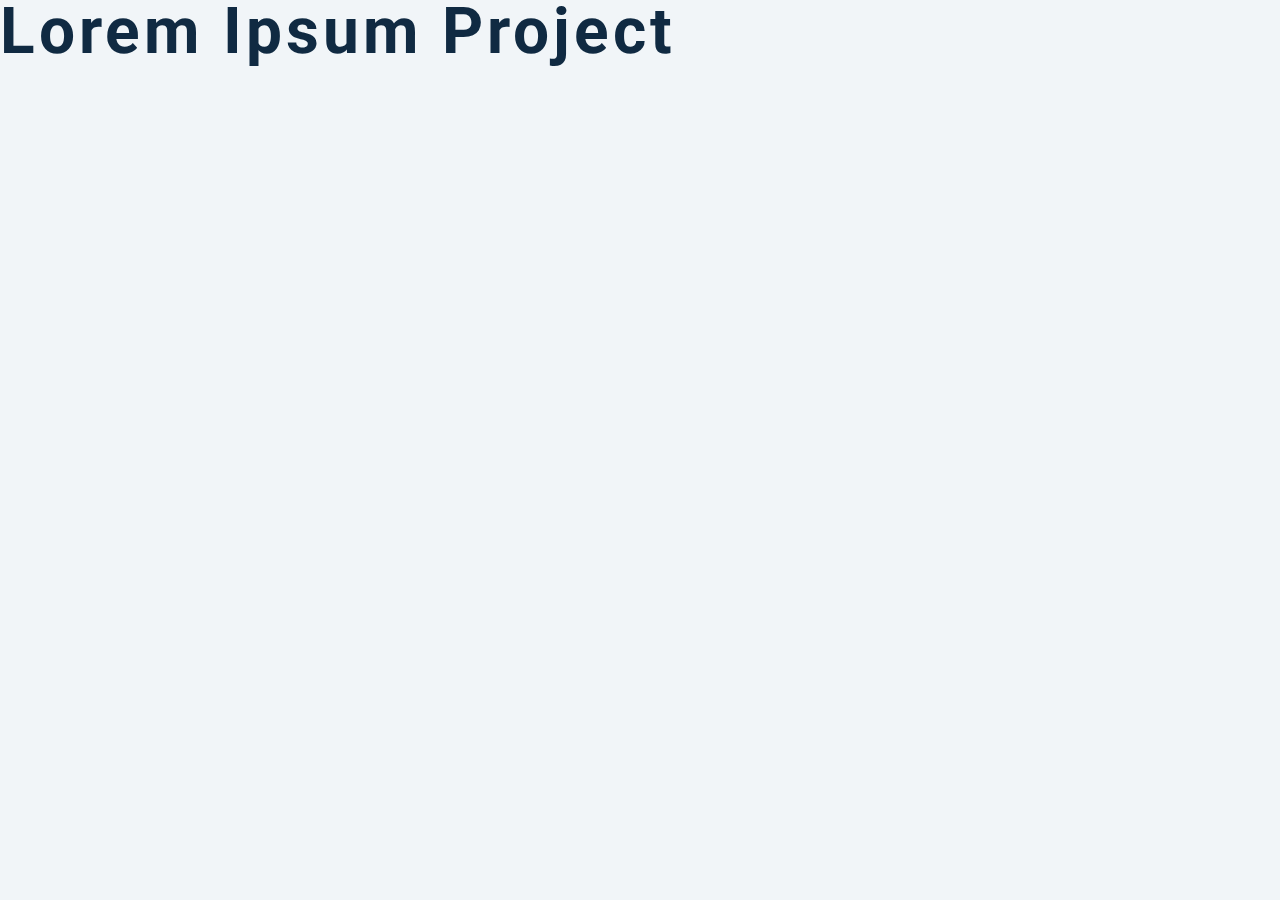
<file: coding-addict/javascript-basic-projects/13-lorem-ipsum/setup/index.html>
<!DOCTYPE html>
<html lang="en">
  <head>
    <meta charset="UTF-8" />
    <meta name="viewport" content="width=device-width, initial-scale=1.0" />
    <title>Lorem Ipsum</title>

    <!-- styles -->
    <link rel="stylesheet" href="styles.css" />
  </head>
  <body>
    <h1>lorem ipsum project</h1>
    <!-- javascript -->
    <script src="app.js"></script>
  </body>
</html>
</file>
<file: coding-addict/javascript-basic-projects/01-color-flipper/final/styles.css>
/*
=============== 
Fonts
===============
*/
@import url("https://fonts.googleapis.com/css?family=Open+Sans|Roboto:400,700&display=swap");

/*
=============== 
Variables
===============
*/

:root {
  /* dark shades of primary color*/
  --clr-primary-1: hsl(205, 86%, 17%);
  --clr-primary-2: hsl(205, 77%, 27%);
  --clr-primary-3: hsl(205, 72%, 37%);
  --clr-primary-4: hsl(205, 63%, 48%);
  /* primary/main color */
  --clr-primary-5: hsl(205, 78%, 60%);
  /* lighter shades of primary color */
  --clr-primary-6: hsl(205, 89%, 70%);
  --clr-primary-7: hsl(205, 90%, 76%);
  --clr-primary-8: hsl(205, 86%, 81%);
  --clr-primary-9: hsl(205, 90%, 88%);
  --clr-primary-10: hsl(205, 100%, 96%);
  /* darkest grey - used for headings */
  --clr-grey-1: hsl(209, 61%, 16%);
  --clr-grey-2: hsl(211, 39%, 23%);
  --clr-grey-3: hsl(209, 34%, 30%);
  --clr-grey-4: hsl(209, 28%, 39%);
  /* grey used for paragraphs */
  --clr-grey-5: hsl(210, 22%, 49%);
  --clr-grey-6: hsl(209, 23%, 60%);
  --clr-grey-7: hsl(211, 27%, 70%);
  --clr-grey-8: hsl(210, 31%, 80%);
  --clr-grey-9: hsl(212, 33%, 89%);
  --clr-grey-10: hsl(210, 36%, 96%);
  --clr-white: #fff;
  --clr-red-dark: hsl(360, 67%, 44%);
  --clr-red-light: hsl(360, 71%, 66%);
  --clr-green-dark: hsl(125, 67%, 44%);
  --clr-green-light: hsl(125, 71%, 66%);
  --clr-black: #222;
  --ff-primary: "Roboto", sans-serif;
  --ff-secondary: "Open Sans", sans-serif;
  --transition: all 0.3s linear;
  --spacing: 0.1rem;
  --radius: 0.25rem;
  --light-shadow: 0 5px 15px rgba(0, 0, 0, 0.1);
  --dark-shadow: 0 5px 15px rgba(0, 0, 0, 0.2);
  --max-width: 1170px;
  --fixed-width: 620px;
}
/*
=============== 
Global Styles
===============
*/

*,
::after,
::before {
  margin: 0;
  padding: 0;
  box-sizing: border-box;
}
body {
  font-family: var(--ff-secondary);
  background: var(--clr-grey-10);
  color: var(--clr-grey-1);
  line-height: 1.5;
  font-size: 0.875rem;
}
ul {
  list-style-type: none;
}
a {
  text-decoration: none;
}
h1,
h2,
h3,
h4 {
  letter-spacing: var(--spacing);
  text-transform: capitalize;
  line-height: 1.25;
  margin-bottom: 0.75rem;
  font-family: var(--ff-primary);
}
h1 {
  font-size: 3rem;
}
h2 {
  font-size: 2rem;
}
h3 {
  font-size: 1.25rem;
}
h4 {
  font-size: 0.875rem;
}
p {
  margin-bottom: 1.25rem;
  color: var(--clr-grey-5);
}
@media screen and (min-width: 800px) {
  h1 {
    font-size: 4rem;
  }
  h2 {
    font-size: 2.5rem;
  }
  h3 {
    font-size: 1.75rem;
  }
  h4 {
    font-size: 1rem;
  }
  body {
    font-size: 1rem;
  }
  h1,
  h2,
  h3,
  h4 {
    line-height: 1;
  }
}
/*  global classes */

/* section */
.section {
  padding: 5rem 0;
}

.section-center {
  width: 90vw;
  margin: 0 auto;
  max-width: 1170px;
}
@media screen and (min-width: 992px) {
  .section-center {
    width: 95vw;
  }
}
main {
  min-height: 100vh;
  display: grid;
  place-items: center;
}

/*
=============== 
Nav
===============
*/
nav {
  background: var(--clr-white);
  height: 3rem;
  display: grid;
  align-items: center;
  box-shadow: var(--dark-shadow);
}
.nav-center {
  width: 90vw;
  max-width: var(--fixed-width);
  margin: 0 auto;
  display: flex;
  align-items: center;
  justify-content: space-between;
}
.nav-center h4 {
  margin-bottom: 0;
  color: var(--clr-primary-5);
}
.nav-links {
  display: flex;
}
nav a {
  text-transform: capitalize;
  font-weight: 700;
  font-size: 1rem;
  color: var(--clr-primary-1);
  letter-spacing: var(--spacing);
  margin-right: 1rem;
}
nav a:hover {
  color: var(--clr-primary-5);
}
/*
=============== 
Container
===============
*/
main {
  min-height: calc(100vh - 3rem);
  display: grid;
  place-items: center;
}
.container {
  text-align: center;
}
.container h2 {
  background: var(--clr-black);
  color: var(--clr-white);
  padding: 1rem;
  border-radius: var(--radius);
  margin-bottom: 2.5rem;
}
.color {
  color: var(--clr-primary-5);
}
.btn-hero {
  font-family: var(--ff-primary);
  text-transform: uppercase;
  background: transparent;
  color: var(--clr-black);
  letter-spacing: var(--spacing);
  display: inline-block;
  font-weight: 700;
  transition: var(--transition);
  border: 2px solid var(--clr-black);
  cursor: pointer;
  box-shadow: 0 1px 3px rgba(0, 0, 0, 0.2);
  border-radius: var(--radius);
  font-size: 1rem;
  padding: 0.75rem 1.25rem;
}
.btn-hero:hover {
  color: var(--clr-white);
  background: var(--clr-black);
}
</file>
<file: coding-addict/javascript-basic-projects/01-color-flipper/setup/styles.css>
/*
=============== 
Fonts
===============
*/
@import url("https://fonts.googleapis.com/css?family=Open+Sans|Roboto:400,700&display=swap");

/*
=============== 
Variables
===============
*/

:root {
  /* dark shades of primary color*/
  --clr-primary-1: hsl(205, 86%, 17%);
  --clr-primary-2: hsl(205, 77%, 27%);
  --clr-primary-3: hsl(205, 72%, 37%);
  --clr-primary-4: hsl(205, 63%, 48%);
  /* primary/main color */
  --clr-primary-5: hsl(205, 78%, 60%);
  /* lighter shades of primary color */
  --clr-primary-6: hsl(205, 89%, 70%);
  --clr-primary-7: hsl(205, 90%, 76%);
  --clr-primary-8: hsl(205, 86%, 81%);
  --clr-primary-9: hsl(205, 90%, 88%);
  --clr-primary-10: hsl(205, 100%, 96%);
  /* darkest grey - used for headings */
  --clr-grey-1: hsl(209, 61%, 16%);
  --clr-grey-2: hsl(211, 39%, 23%);
  --clr-grey-3: hsl(209, 34%, 30%);
  --clr-grey-4: hsl(209, 28%, 39%);
  /* grey used for paragraphs */
  --clr-grey-5: hsl(210, 22%, 49%);
  --clr-grey-6: hsl(209, 23%, 60%);
  --clr-grey-7: hsl(211, 27%, 70%);
  --clr-grey-8: hsl(210, 31%, 80%);
  --clr-grey-9: hsl(212, 33%, 89%);
  --clr-grey-10: hsl(210, 36%, 96%);
  --clr-white: #fff;
  --clr-red-dark: hsl(360, 67%, 44%);
  --clr-red-light: hsl(360, 71%, 66%);
  --clr-green-dark: hsl(125, 67%, 44%);
  --clr-green-light: hsl(125, 71%, 66%);
  --clr-black: #222;
  --ff-primary: "Roboto", sans-serif;
  --ff-secondary: "Open Sans", sans-serif;
  --transition: all 0.3s linear;
  --spacing: 0.1rem;
  --radius: 0.25rem;
  --light-shadow: 0 5px 15px rgba(0, 0, 0, 0.1);
  --dark-shadow: 0 5px 15px rgba(0, 0, 0, 0.2);
  --max-width: 1170px;
  --fixed-width: 620px;
}
/*
=============== 
Global Styles
===============
*/

*,
::after,
::before {
  margin: 0;
  padding: 0;
  box-sizing: border-box;
}
body {
  font-family: var(--ff-secondary);
  background: var(--clr-grey-10);
  color: var(--clr-grey-1);
  line-height: 1.5;
  font-size: 0.875rem;
}
ul {
  list-style-type: none;
}
a {
  text-decoration: none;
}
h1,
h2,
h3,
h4 {
  letter-spacing: var(--spacing);
  text-transform: capitalize;
  line-height: 1.25;
  margin-bottom: 0.75rem;
  font-family: var(--ff-primary);
}
h1 {
  font-size: 3rem;
}
h2 {
  font-size: 2rem;
}
h3 {
  font-size: 1.25rem;
}
h4 {
  font-size: 0.875rem;
}
p {
  margin-bottom: 1.25rem;
  color: var(--clr-grey-5);
}
@media screen and (min-width: 800px) {
  h1 {
    font-size: 4rem;
  }
  h2 {
    font-size: 2.5rem;
  }
  h3 {
    font-size: 1.75rem;
  }
  h4 {
    font-size: 1rem;
  }
  body {
    font-size: 1rem;
  }
  h1,
  h2,
  h3,
  h4 {
    line-height: 1;
  }
}
/*  global classes */

/* section */
.section {
  padding: 5rem 0;
}

.section-center {
  width: 90vw;
  margin: 0 auto;
  max-width: 1170px;
}
@media screen and (min-width: 992px) {
  .section-center {
    width: 95vw;
  }
}
main {
  min-height: 100vh;
  display: grid;
  place-items: center;
}

/*
=============== 
Nav
===============
*/
nav {
  background: var(--clr-white);
  height: 3rem;
  display: grid;
  align-items: center;
  box-shadow: var(--dark-shadow);
}
.nav-center {
  width: 90vw;
  max-width: var(--fixed-width);
  margin: 0 auto;
  display: flex;
  align-items: center;
  justify-content: space-between;
}
.nav-center h4 {
  margin-bottom: 0;
  color: var(--clr-primary-5);
}
.nav-links {
  display: flex;
}
nav a {
  text-transform: capitalize;
  font-weight: 700;
  font-size: 1rem;
  color: var(--clr-primary-1);
  letter-spacing: var(--spacing);
  margin-right: 1rem;
}
nav a:hover {
  color: var(--clr-primary-5);
}
/*
=============== 
Container
===============
*/
main {
  min-height: calc(100vh - 3rem);
  display: grid;
  place-items: center;
}
.container {
  text-align: center;
}
.container h2 {
  background: var(--clr-black);
  color: var(--clr-white);
  padding: 1rem;
  border-radius: var(--radius);
  margin-bottom: 2.5rem;
}
.color {
  color: var(--clr-primary-5);
}
.btn-hero {
  font-family: var(--ff-primary);
  text-transform: uppercase;
  background: transparent;
  color: var(--clr-black);
  letter-spacing: var(--spacing);
  display: inline-block;
  font-weight: 700;
  transition: var(--transition);
  border: 2px solid var(--clr-black);
  cursor: pointer;
  box-shadow: 0 1px 3px rgba(0, 0, 0, 0.2);
  border-radius: var(--radius);
  font-size: 1rem;
  padding: 0.75rem 1.25rem;
}
.btn-hero:hover {
  color: var(--clr-white);
  background: var(--clr-black);
}
</file>
<file: coding-addict/javascript-basic-projects/02-counter/final/styles.css>
/*
=============== 
Fonts
===============
*/
@import url("https://fonts.googleapis.com/css?family=Open+Sans|Roboto:400,700&display=swap");

/*
=============== 
Variables
===============
*/

:root {
  /* dark shades of primary color*/
  --clr-primary-1: hsl(205, 86%, 17%);
  --clr-primary-2: hsl(205, 77%, 27%);
  --clr-primary-3: hsl(205, 72%, 37%);
  --clr-primary-4: hsl(205, 63%, 48%);
  /* primary/main color */
  --clr-primary-5: hsl(205, 78%, 60%);
  /* lighter shades of primary color */
  --clr-primary-6: hsl(205, 89%, 70%);
  --clr-primary-7: hsl(205, 90%, 76%);
  --clr-primary-8: hsl(205, 86%, 81%);
  --clr-primary-9: hsl(205, 90%, 88%);
  --clr-primary-10: hsl(205, 100%, 96%);
  /* darkest grey - used for headings */
  --clr-grey-1: hsl(209, 61%, 16%);
  --clr-grey-2: hsl(211, 39%, 23%);
  --clr-grey-3: hsl(209, 34%, 30%);
  --clr-grey-4: hsl(209, 28%, 39%);
  /* grey used for paragraphs */
  --clr-grey-5: hsl(210, 22%, 49%);
  --clr-grey-6: hsl(209, 23%, 60%);
  --clr-grey-7: hsl(211, 27%, 70%);
  --clr-grey-8: hsl(210, 31%, 80%);
  --clr-grey-9: hsl(212, 33%, 89%);
  --clr-grey-10: hsl(210, 36%, 96%);
  --clr-white: #fff;
  --clr-red-dark: hsl(360, 67%, 44%);
  --clr-red-light: hsl(360, 71%, 66%);
  --clr-green-dark: hsl(125, 67%, 44%);
  --clr-green-light: hsl(125, 71%, 66%);
  --clr-black: #222;
  --ff-primary: "Roboto", sans-serif;
  --ff-secondary: "Open Sans", sans-serif;
  --transition: all 0.3s linear;
  --spacing: 0.1rem;
  --radius: 0.25rem;
  --light-shadow: 0 5px 15px rgba(0, 0, 0, 0.1);
  --dark-shadow: 0 5px 15px rgba(0, 0, 0, 0.2);
  --max-width: 1170px;
  --fixed-width: 620px;
}
/*
=============== 
Global Styles
===============
*/

*,
::after,
::before {
  margin: 0;
  padding: 0;
  box-sizing: border-box;
}
body {
  font-family: var(--ff-secondary);
  background: var(--clr-grey-10);
  color: var(--clr-grey-1);
  line-height: 1.5;
  font-size: 0.875rem;
}
ul {
  list-style-type: none;
}
a {
  text-decoration: none;
}
h1,
h2,
h3,
h4 {
  letter-spacing: var(--spacing);
  text-transform: capitalize;
  line-height: 1.25;
  margin-bottom: 0.75rem;
  font-family: var(--ff-primary);
}
h1 {
  font-size: 3rem;
}
h2 {
  font-size: 2rem;
}
h3 {
  font-size: 1.25rem;
}
h4 {
  font-size: 0.875rem;
}
p {
  margin-bottom: 1.25rem;
  color: var(--clr-grey-5);
}
@media screen and (min-width: 800px) {
  h1 {
    font-size: 4rem;
  }
  h2 {
    font-size: 2.5rem;
  }
  h3 {
    font-size: 1.75rem;
  }
  h4 {
    font-size: 1rem;
  }
  body {
    font-size: 1rem;
  }
  h1,
  h2,
  h3,
  h4 {
    line-height: 1;
  }
}
/*  global classes */

/* section */
.section {
  padding: 5rem 0;
}

.section-center {
  width: 90vw;
  margin: 0 auto;
  max-width: 1170px;
}
@media screen and (min-width: 992px) {
  .section-center {
    width: 95vw;
  }
}
main {
  min-height: 100vh;
  display: grid;
  place-items: center;
}

/*
=============== 
Counter
===============
*/

main {
  min-height: 100vh;
  display: grid;
  place-items: center;
}
.container {
  text-align: center;
}
#value {
  font-size: 6rem;
  font-weight: bold;
}
.btn {
  text-transform: uppercase;
  background: transparent;
  color: var(--clr-black);
  padding: 0.375rem 0.75rem;
  letter-spacing: var(--spacing);
  display: inline-block;
  transition: var(--transition);
  font-size: 0.875rem;
  border: 2px solid var(--clr-black);
  cursor: pointer;
  box-shadow: 0 1px 3px rgba(0, 0, 0, 0.2);
  border-radius: var(--radius);
  margin: 0.5rem;
}
.btn:hover {
  color: var(--clr-white);
  background: var(--clr-black);
}
</file>
<file: coding-addict/javascript-basic-projects/02-counter/setup/styles.css>
/*
=============== 
Fonts
===============
*/
@import url("https://fonts.googleapis.com/css?family=Open+Sans|Roboto:400,700&display=swap");

/*
=============== 
Variables
===============
*/

:root {
  /* dark shades of primary color*/
  --clr-primary-1: hsl(205, 86%, 17%);
  --clr-primary-2: hsl(205, 77%, 27%);
  --clr-primary-3: hsl(205, 72%, 37%);
  --clr-primary-4: hsl(205, 63%, 48%);
  /* primary/main color */
  --clr-primary-5: hsl(205, 78%, 60%);
  /* lighter shades of primary color */
  --clr-primary-6: hsl(205, 89%, 70%);
  --clr-primary-7: hsl(205, 90%, 76%);
  --clr-primary-8: hsl(205, 86%, 81%);
  --clr-primary-9: hsl(205, 90%, 88%);
  --clr-primary-10: hsl(205, 100%, 96%);
  /* darkest grey - used for headings */
  --clr-grey-1: hsl(209, 61%, 16%);
  --clr-grey-2: hsl(211, 39%, 23%);
  --clr-grey-3: hsl(209, 34%, 30%);
  --clr-grey-4: hsl(209, 28%, 39%);
  /* grey used for paragraphs */
  --clr-grey-5: hsl(210, 22%, 49%);
  --clr-grey-6: hsl(209, 23%, 60%);
  --clr-grey-7: hsl(211, 27%, 70%);
  --clr-grey-8: hsl(210, 31%, 80%);
  --clr-grey-9: hsl(212, 33%, 89%);
  --clr-grey-10: hsl(210, 36%, 96%);
  --clr-white: #fff;
  --clr-red-dark: hsl(360, 67%, 44%);
  --clr-red-light: hsl(360, 71%, 66%);
  --clr-green-dark: hsl(125, 67%, 44%);
  --clr-green-light: hsl(125, 71%, 66%);
  --clr-black: #222;
  --ff-primary: "Roboto", sans-serif;
  --ff-secondary: "Open Sans", sans-serif;
  --transition: all 0.3s linear;
  --spacing: 0.1rem;
  --radius: 0.25rem;
  --light-shadow: 0 5px 15px rgba(0, 0, 0, 0.1);
  --dark-shadow: 0 5px 15px rgba(0, 0, 0, 0.2);
  --max-width: 1170px;
  --fixed-width: 620px;
}
/*
=============== 
Global Styles
===============
*/

*,
::after,
::before {
  margin: 0;
  padding: 0;
  box-sizing: border-box;
}
body {
  font-family: var(--ff-secondary);
  background: var(--clr-grey-10);
  color: var(--clr-grey-1);
  line-height: 1.5;
  font-size: 0.875rem;
}
ul {
  list-style-type: none;
}
a {
  text-decoration: none;
}
h1,
h2,
h3,
h4 {
  letter-spacing: var(--spacing);
  text-transform: capitalize;
  line-height: 1.25;
  margin-bottom: 0.75rem;
  font-family: var(--ff-primary);
}
h1 {
  font-size: 3rem;
}
h2 {
  font-size: 2rem;
}
h3 {
  font-size: 1.25rem;
}
h4 {
  font-size: 0.875rem;
}
p {
  margin-bottom: 1.25rem;
  color: var(--clr-grey-5);
}
@media screen and (min-width: 800px) {
  h1 {
    font-size: 4rem;
  }
  h2 {
    font-size: 2.5rem;
  }
  h3 {
    font-size: 1.75rem;
  }
  h4 {
    font-size: 1rem;
  }
  body {
    font-size: 1rem;
  }
  h1,
  h2,
  h3,
  h4 {
    line-height: 1;
  }
}
/*  global classes */

/* section */
.section {
  padding: 5rem 0;
}

.section-center {
  width: 90vw;
  margin: 0 auto;
  max-width: 1170px;
}
@media screen and (min-width: 992px) {
  .section-center {
    width: 95vw;
  }
}
main {
  min-height: 100vh;
  display: grid;
  place-items: center;
}

/*
=============== 
Counter
===============
*/

main {
  min-height: 100vh;
  display: grid;
  place-items: center;
}
.container {
  text-align: center;
}
#value {
  font-size: 6rem;
  font-weight: bold;
}
.btn {
  text-transform: uppercase;
  background: transparent;
  color: var(--clr-black);
  padding: 0.375rem 0.75rem;
  letter-spacing: var(--spacing);
  display: inline-block;
  transition: var(--transition);
  font-size: 0.875rem;
  border: 2px solid var(--clr-black);
  cursor: pointer;
  box-shadow: 0 1px 3px rgba(0, 0, 0, 0.2);
  border-radius: var(--radius);
  margin: 0.5rem;
}
.btn:hover {
  color: var(--clr-white);
  background: var(--clr-black);
}
</file>
<file: coding-addict/javascript-basic-projects/10-scroll/final/styles.css>
/*
=============== 
Fonts
===============
*/
@import url("https://fonts.googleapis.com/css?family=Open+Sans|Roboto:400,700&display=swap");

/*
=============== 
Variables
===============
*/

:root {
  /* dark shades of primary color*/
  --clr-primary-1: hsl(205, 86%, 17%);
  --clr-primary-2: hsl(205, 77%, 27%);
  --clr-primary-3: hsl(205, 72%, 37%);
  --clr-primary-4: hsl(205, 63%, 48%);
  /* primary/main color */
  --clr-primary-5: #49a6e9;
  /* lighter shades of primary color */
  --clr-primary-6: hsl(205, 89%, 70%);
  --clr-primary-7: hsl(205, 90%, 76%);
  --clr-primary-8: hsl(205, 86%, 81%);
  --clr-primary-9: hsl(205, 90%, 88%);
  --clr-primary-10: hsl(205, 100%, 96%);
  /* darkest grey - used for headings */
  --clr-grey-1: hsl(209, 61%, 16%);
  --clr-grey-2: hsl(211, 39%, 23%);
  --clr-grey-3: hsl(209, 34%, 30%);
  --clr-grey-4: hsl(209, 28%, 39%);
  /* grey used for paragraphs */
  --clr-grey-5: hsl(210, 22%, 49%);
  --clr-grey-6: hsl(209, 23%, 60%);
  --clr-grey-7: hsl(211, 27%, 70%);
  --clr-grey-8: hsl(210, 31%, 80%);
  --clr-grey-9: hsl(212, 33%, 89%);
  --clr-grey-10: hsl(210, 36%, 96%);
  --clr-white: #fff;
  --clr-red-dark: hsl(360, 67%, 44%);
  --clr-red-light: hsl(360, 71%, 66%);
  --clr-green-dark: hsl(125, 67%, 44%);
  --clr-green-light: hsl(125, 71%, 66%);
  --clr-secondary: hsla(182, 63%, 54%);
  --clr-black: #222;
  --ff-primary: "Roboto", sans-serif;
  --ff-secondary: "Open Sans", sans-serif;
  --transition: all 0.3s linear;
  --spacing: 0.25rem;
  --radius: 0.5rem;
  --light-shadow: 0 5px 15px rgba(0, 0, 0, 0.1);
  --dark-shadow: 0 5px 15px rgba(0, 0, 0, 0.2);
  --max-width: 1170px;
  --fixed-width: 620px;
}
/*
=============== 
Global Styles
===============
*/
html {
  scroll-behavior: smooth;
}
*,
::after,
::before {
  margin: 0;
  padding: 0;
  box-sizing: border-box;
}
body {
  font-family: var(--ff-secondary);
  background: var(--clr-grey-10);
  color: var(--clr-grey-1);
  line-height: 1.5;
  font-size: 0.875rem;
}
ul {
  list-style-type: none;
}
a {
  text-decoration: none;
}
img:not(.logo) {
  width: 100%;
}
img {
  display: block;
}

h1,
h2,
h3,
h4 {
  letter-spacing: var(--spacing);
  text-transform: capitalize;
  line-height: 1.25;
  margin-bottom: 0.75rem;
  font-family: var(--ff-primary);
}
h1 {
  font-size: 3rem;
}
h2 {
  font-size: 2rem;
}
h3 {
  font-size: 1.25rem;
}
h4 {
  font-size: 0.875rem;
}
p {
  margin-bottom: 1.25rem;
  color: var(--clr-grey-5);
}
@media screen and (min-width: 800px) {
  h1 {
    font-size: 4rem;
  }
  h2 {
    font-size: 2.5rem;
  }
  h3 {
    font-size: 1.75rem;
  }
  h4 {
    font-size: 1rem;
  }
  body {
    font-size: 1rem;
  }
  h1,
  h2,
  h3,
  h4 {
    line-height: 1;
  }
}
/*  global classes */

.btn {
  text-transform: uppercase;
  background: transparent;
  color: var(--clr-black);
  padding: 0.375rem 0.75rem;
  letter-spacing: var(--spacing);
  display: inline-block;
  transition: var(--transition);
  font-size: 0.875rem;
  border: 2px solid var(--clr-black);
  cursor: pointer;
  box-shadow: 0 1px 3px rgba(0, 0, 0, 0.2);
  border-radius: var(--radius);
}
.btn:hover {
  color: var(--clr-white);
  background: var(--clr-black);
}
.btn-white {
  color: var(--clr-white);
  border-color: var(--clr-white);
  border-radius: 0;
  padding: 0.5rem 1rem;
}
.btn:hover {
  background: var(--clr-white);
  color: var(--clr-secondary);
}
/* section */
.section {
  padding-bottom: 5rem;
}

.section-center {
  width: 90vw;
  margin: 0 auto;
  max-width: 1170px;
}
@media screen and (min-width: 992px) {
  .section-center {
    width: 95vw;
  }
}
main {
  min-height: 100vh;
  display: grid;
  place-items: center;
}
/*
=============== 
Scroll
===============
*/
/* navbar */
nav {
  background: var(--clr-white);
  padding: 1rem 1.5rem;
}
/* fixed nav */
.fixed-nav {
  position: fixed;
  top: 0;
  left: 0;
  width: 100%;
  background: var(--clr-white);
  box-shadow: var(--light-shadow);
}
.fixed-nav .links a {
  color: var(--clr-grey-1);
}
.fixed-nav .links a:hover {
  color: var(--clr-secondary);
}
/* .fixed-nav .links-container {
  height: auto !important;
} */
.nav-header {
  display: flex;
  align-items: center;
  justify-content: space-between;
}
.nav-toggle {
  font-size: 1.5rem;
  color: var(--clr-grey-1);
  background: transparent;
  border-color: transparent;
  transition: var(--transition);
  cursor: pointer;
}
.nav-toggle:hover {
  color: var(--clr-secondary);
}
.logo {
  height: 50px;
}
.links-container {
  height: 0;
  overflow: hidden;
  transition: var(--transition);
}
.show-links {
  height: 200px;
}
.links a {
  background: var(--clr-white);
  color: var(--clr-grey-5);
  font-size: 1.1rem;
  text-transform: capitalize;
  letter-spacing: var(--spacing);
  display: block;
  transition: var(--transition);
  font-weight: bold;
  padding: 0.75rem 0;
}
.links a:hover {
  color: var(--clr-grey-1);
}
@media screen and (min-width: 800px) {
  nav {
    background: transparent;
  }
  .nav-center {
    width: 90vw;
    max-width: 1170px;
    margin: 0 auto;
    display: flex;
    align-items: center;
    justify-content: space-between;
  }
  .nav-header {
    padding: 0;
  }
  .nav-toggle {
    display: none;
  }
  .links-container {
    height: auto !important;
  }
  .links {
    display: flex;
  }
  .links a {
    background: transparent;
    color: var(--clr-white);
    font-size: 1.1rem;
    text-transform: capitalize;
    letter-spacing: var(--spacing);
    display: block;
    transition: var(--transition);
    margin: 0 1rem;
    font-weight: bold;
    padding: 0;
  }
  .links a:hover {
    color: var(--clr-white);
  }
}
/* hero */
header {
  min-height: 100vh;
  background: linear-gradient(rgba(63, 208, 212, 0.5), rgba(0, 0, 0, 0.7)),
    url(./hero-bcg.jpeg) center/cover no-repeat;
}
.banner {
  min-height: 100vh;
  display: grid;
  place-items: center;
  text-align: center;
}
.container h1 {
  color: var(--clr-white);
  text-transform: uppercase;
}
.container p {
  color: var(--clr-white);
  max-width: 25rem;
  margin: 0 auto;
  margin-bottom: 1.25rem;
}
@media screen and (min-width: 768px) {
  .container p {
    max-width: 40rem;
  }
}
/* sections and title */
.title h2 {
  text-align: center;
  text-transform: uppercase;
}
.title span {
  color: var(--clr-secondary);
}
#about,
#services,
#tours {
  height: 80vh;
}
#services {
  background: var(--clr-white);
}
footer {
  background: var(--clr-grey-1);
  padding: 5rem 1rem;
}
footer p {
  color: var(--clr-white);
  text-align: center;
  text-transform: capitalize;
  letter-spacing: var(--spacing);
  margin-bottom: 0;
}

.top-link {
  font-size: 1.25rem;
  position: fixed;
  bottom: 3rem;
  right: 3rem;
  background: var(--clr-secondary);
  width: 2rem;
  height: 2rem;
  display: grid;
  place-items: center;
  border-radius: var(--radius);
  color: var(--clr-white);
  animation: bounce 2s ease-in-out infinite;
  visibility: hidden;
  z-index: -100;
}
.show-link {
  visibility: visible;
  z-index: 100;
}

@keyframes bounce {
  0% {
    transform: scale(1);
  }
  50% {
    transform: scale(1.5);
  }
  100% {
    transform: scale(1);
  }
}
</file>
<file: coding-addict/javascript-basic-projects/10-scroll/setup/styles.css>
/*
=============== 
Fonts
===============
*/
@import url("https://fonts.googleapis.com/css?family=Open+Sans|Roboto:400,700&display=swap");

/*
=============== 
Variables
===============
*/

:root {
  /* dark shades of primary color*/
  --clr-primary-1: hsl(205, 86%, 17%);
  --clr-primary-2: hsl(205, 77%, 27%);
  --clr-primary-3: hsl(205, 72%, 37%);
  --clr-primary-4: hsl(205, 63%, 48%);
  /* primary/main color */
  --clr-primary-5: #49a6e9;
  /* lighter shades of primary color */
  --clr-primary-6: hsl(205, 89%, 70%);
  --clr-primary-7: hsl(205, 90%, 76%);
  --clr-primary-8: hsl(205, 86%, 81%);
  --clr-primary-9: hsl(205, 90%, 88%);
  --clr-primary-10: hsl(205, 100%, 96%);
  /* darkest grey - used for headings */
  --clr-grey-1: hsl(209, 61%, 16%);
  --clr-grey-2: hsl(211, 39%, 23%);
  --clr-grey-3: hsl(209, 34%, 30%);
  --clr-grey-4: hsl(209, 28%, 39%);
  /* grey used for paragraphs */
  --clr-grey-5: hsl(210, 22%, 49%);
  --clr-grey-6: hsl(209, 23%, 60%);
  --clr-grey-7: hsl(211, 27%, 70%);
  --clr-grey-8: hsl(210, 31%, 80%);
  --clr-grey-9: hsl(212, 33%, 89%);
  --clr-grey-10: hsl(210, 36%, 96%);
  --clr-white: #fff;
  --clr-red-dark: hsl(360, 67%, 44%);
  --clr-red-light: hsl(360, 71%, 66%);
  --clr-green-dark: hsl(125, 67%, 44%);
  --clr-green-light: hsl(125, 71%, 66%);
  --clr-secondary: hsla(182, 63%, 54%);
  --clr-black: #222;
  --ff-primary: "Roboto", sans-serif;
  --ff-secondary: "Open Sans", sans-serif;
  --transition: all 0.3s linear;
  --spacing: 0.25rem;
  --radius: 0.5rem;
  --light-shadow: 0 5px 15px rgba(0, 0, 0, 0.1);
  --dark-shadow: 0 5px 15px rgba(0, 0, 0, 0.2);
  --max-width: 1170px;
  --fixed-width: 620px;
}
/*
=============== 
Global Styles
===============
*/
html {
  scroll-behavior: smooth;
}
*,
::after,
::before {
  margin: 0;
  padding: 0;
  box-sizing: border-box;
}
body {
  font-family: var(--ff-secondary);
  background: var(--clr-grey-10);
  color: var(--clr-grey-1);
  line-height: 1.5;
  font-size: 0.875rem;
}
ul {
  list-style-type: none;
}
a {
  text-decoration: none;
}
img:not(.logo) {
  width: 100%;
}
img {
  display: block;
}

h1,
h2,
h3,
h4 {
  letter-spacing: var(--spacing);
  text-transform: capitalize;
  line-height: 1.25;
  margin-bottom: 0.75rem;
  font-family: var(--ff-primary);
}
h1 {
  font-size: 3rem;
}
h2 {
  font-size: 2rem;
}
h3 {
  font-size: 1.25rem;
}
h4 {
  font-size: 0.875rem;
}
p {
  margin-bottom: 1.25rem;
  color: var(--clr-grey-5);
}
@media screen and (min-width: 800px) {
  h1 {
    font-size: 4rem;
  }
  h2 {
    font-size: 2.5rem;
  }
  h3 {
    font-size: 1.75rem;
  }
  h4 {
    font-size: 1rem;
  }
  body {
    font-size: 1rem;
  }
  h1,
  h2,
  h3,
  h4 {
    line-height: 1;
  }
}
/*  global classes */

.btn {
  text-transform: uppercase;
  background: transparent;
  color: var(--clr-black);
  padding: 0.375rem 0.75rem;
  letter-spacing: var(--spacing);
  display: inline-block;
  transition: var(--transition);
  font-size: 0.875rem;
  border: 2px solid var(--clr-black);
  cursor: pointer;
  box-shadow: 0 1px 3px rgba(0, 0, 0, 0.2);
  border-radius: var(--radius);
}
.btn:hover {
  color: var(--clr-white);
  background: var(--clr-black);
}
.btn-white {
  color: var(--clr-white);
  border-color: var(--clr-white);
  border-radius: 0;
  padding: 0.5rem 1rem;
}
.btn:hover {
  background: var(--clr-white);
  color: var(--clr-secondary);
}
/* section */
.section {
  padding-bottom: 5rem;
}

.section-center {
  width: 90vw;
  margin: 0 auto;
  max-width: 1170px;
}
@media screen and (min-width: 992px) {
  .section-center {
    width: 95vw;
  }
}
main {
  min-height: 100vh;
  display: grid;
  place-items: center;
}
/*
=============== 
Scroll
===============
*/
/* navbar */
nav {
  background: var(--clr-white);
  padding: 1rem 1.5rem;
}
/* fixed nav */
.fixed-nav {
  position: fixed;
  top: 0;
  left: 0;
  width: 100%;
  background: var(--clr-white);
  box-shadow: var(--light-shadow);
}
.fixed-nav .links a {
  color: var(--clr-grey-1);
}
.fixed-nav .links a:hover {
  color: var(--clr-secondary);
}
/* .fixed-nav .links-container {
  height: auto !important;
} */
.nav-header {
  display: flex;
  align-items: center;
  justify-content: space-between;
}
.nav-toggle {
  font-size: 1.5rem;
  color: var(--clr-grey-1);
  background: transparent;
  border-color: transparent;
  transition: var(--transition);
  cursor: pointer;
}
.nav-toggle:hover {
  color: var(--clr-secondary);
}
.logo {
  height: 50px;
}
.links-container {
  height: 0;
  overflow: hidden;
  transition: var(--transition);
}
.show-links {
  height: 200px;
}
.links a {
  background: var(--clr-white);
  color: var(--clr-grey-5);
  font-size: 1.1rem;
  text-transform: capitalize;
  letter-spacing: var(--spacing);
  display: block;
  transition: var(--transition);
  font-weight: bold;
  padding: 0.75rem 0;
}
.links a:hover {
  color: var(--clr-grey-1);
}
@media screen and (min-width: 800px) {
  nav {
    background: transparent;
  }
  .nav-center {
    width: 90vw;
    max-width: 1170px;
    margin: 0 auto;
    display: flex;
    align-items: center;
    justify-content: space-between;
  }
  .nav-header {
    padding: 0;
  }
  .nav-toggle {
    display: none;
  }
  .links-container {
    height: auto !important;
  }
  .links {
    display: flex;
  }
  .links a {
    background: transparent;
    color: var(--clr-white);
    font-size: 1.1rem;
    text-transform: capitalize;
    letter-spacing: var(--spacing);
    display: block;
    transition: var(--transition);
    margin: 0 1rem;
    font-weight: bold;
    padding: 0;
  }
  .links a:hover {
    color: var(--clr-white);
  }
}
/* hero */
header {
  min-height: 100vh;
  background: linear-gradient(rgba(63, 208, 212, 0.5), rgba(0, 0, 0, 0.7)),
    url(./hero-bcg.jpeg) center/cover no-repeat;
}
.banner {
  min-height: 100vh;
  display: grid;
  place-items: center;
  text-align: center;
}
.container h1 {
  color: var(--clr-white);
  text-transform: uppercase;
}
.container p {
  color: var(--clr-white);
  max-width: 25rem;
  margin: 0 auto;
  margin-bottom: 1.25rem;
}
@media screen and (min-width: 768px) {
  .container p {
    max-width: 40rem;
  }
}
/* sections and title */
.title h2 {
  text-align: center;
  text-transform: uppercase;
}
.title span {
  color: var(--clr-secondary);
}
#about,
#services,
#tours {
  height: 80vh;
}
#services {
  background: var(--clr-white);
}
footer {
  background: var(--clr-grey-1);
  padding: 5rem 1rem;
}
footer p {
  color: var(--clr-white);
  text-align: center;
  text-transform: capitalize;
  letter-spacing: var(--spacing);
  margin-bottom: 0;
}

.top-link {
  font-size: 1.25rem;
  position: fixed;
  bottom: 3rem;
  right: 3rem;
  background: var(--clr-secondary);
  width: 2rem;
  height: 2rem;
  display: grid;
  place-items: center;
  border-radius: var(--radius);
  color: var(--clr-white);
  animation: bounce 2s ease-in-out infinite;

  visibility: hidden;
  z-index: -100;
}
.show-link {
  visibility: visible;
  z-index: 100;
}

@keyframes bounce {
  0% {
    transform: scale(1);
  }
  50% {
    transform: scale(1.5);
  }
  100% {
    transform: scale(1);
  }
}
</file>
<file: coding-addict/javascript-basic-projects/11-tabs/final/styles.css>
/*
=============== 
Fonts
===============
*/
@import url("https://fonts.googleapis.com/css?family=Open+Sans|Roboto:400,700&display=swap");

/*
=============== 
Variables
===============
*/

:root {
  /* dark shades of primary color*/
  --clr-primary-1: hsl(205, 86%, 17%);
  --clr-primary-2: hsl(205, 77%, 27%);
  --clr-primary-3: hsl(205, 72%, 37%);
  --clr-primary-4: hsl(205, 63%, 48%);
  /* primary/main color */
  --clr-primary-5: #49a6e9;
  /* lighter shades of primary color */
  --clr-primary-6: hsl(205, 89%, 70%);
  --clr-primary-7: hsl(205, 90%, 76%);
  --clr-primary-8: hsl(205, 86%, 81%);
  --clr-primary-9: hsl(205, 90%, 88%);
  --clr-primary-10: hsl(205, 100%, 96%);
  /* darkest grey - used for headings */
  --clr-grey-1: hsl(209, 61%, 16%);
  --clr-grey-2: hsl(211, 39%, 23%);
  --clr-grey-3: hsl(209, 34%, 30%);
  --clr-grey-4: hsl(209, 28%, 39%);
  /* grey used for paragraphs */
  --clr-grey-5: hsl(210, 22%, 49%);
  --clr-grey-6: hsl(209, 23%, 60%);
  --clr-grey-7: hsl(211, 27%, 70%);
  --clr-grey-8: hsl(210, 31%, 80%);
  --clr-grey-9: hsl(212, 33%, 89%);
  --clr-grey-10: hsl(210, 36%, 96%);
  --clr-white: #fff;
  --clr-red-dark: hsl(360, 67%, 44%);
  --clr-red-light: hsl(360, 71%, 66%);
  --clr-green-dark: hsl(125, 67%, 44%);
  --clr-green-light: hsl(125, 71%, 66%);
  --clr-black: #222;
  --ff-primary: "Roboto", sans-serif;
  --ff-secondary: "Open Sans", sans-serif;
  --transition: all 0.3s linear;
  --spacing: 0.25rem;
  --radius: 0.5rem;
  --light-shadow: 0 5px 15px rgba(0, 0, 0, 0.1);
  --dark-shadow: 0 5px 15px rgba(0, 0, 0, 0.2);
  --max-width: 1170px;
  --fixed-width: 620px;
}
/*
=============== 
Global Styles
===============
*/

*,
::after,
::before {
  margin: 0;
  padding: 0;
  box-sizing: border-box;
}
body {
  font-family: var(--ff-secondary);
  background: var(--clr-grey-10);
  color: var(--clr-grey-1);
  line-height: 1.5;
  font-size: 0.875rem;
}
ul {
  list-style-type: none;
}
a {
  text-decoration: none;
}
img:not(.logo) {
  width: 100%;
}
img {
  display: block;
}

h1,
h2,
h3,
h4 {
  letter-spacing: var(--spacing);
  text-transform: capitalize;
  line-height: 1.25;
  margin-bottom: 0.75rem;
  font-family: var(--ff-primary);
}
h1 {
  font-size: 3rem;
}
h2 {
  font-size: 2rem;
}
h3 {
  font-size: 1.25rem;
}
h4 {
  font-size: 0.875rem;
}
p {
  margin-bottom: 1.25rem;
  color: var(--clr-grey-5);
}
@media screen and (min-width: 800px) {
  h1 {
    font-size: 4rem;
  }
  h2 {
    font-size: 2.5rem;
  }
  h3 {
    font-size: 1.75rem;
  }
  h4 {
    font-size: 1rem;
  }
  body {
    font-size: 1rem;
  }
  h1,
  h2,
  h3,
  h4 {
    line-height: 1;
  }
}
/*  global classes */

.btn {
  text-transform: uppercase;
  background: transparent;
  color: var(--clr-black);
  padding: 0.375rem 0.75rem;
  letter-spacing: var(--spacing);
  display: inline-block;
  transition: var(--transition);
  font-size: 0.875rem;
  border: 2px solid var(--clr-black);
  cursor: pointer;
  box-shadow: 0 1px 3px rgba(0, 0, 0, 0.2);
  border-radius: var(--radius);
}
.btn:hover {
  color: var(--clr-white);
  background: var(--clr-black);
}
/* section */
.section {
  padding: 5rem 0;
}

.section-center {
  width: 90vw;
  margin: 0 auto;
  max-width: 1170px;
}
@media screen and (min-width: 992px) {
  .section-center {
    width: 95vw;
  }
}
main {
  min-height: 100vh;
  display: grid;
  place-items: center;
}
/*
=============== 
About
===============
*/
.title {
  text-align: center;
  margin-bottom: 4rem;
}
.title p {
  width: 80%;
  margin: 0 auto;
}

.about-img {
  margin-bottom: 2rem;
}
.about-img img {
  border-radius: var(--radius);
  object-fit: cover;
  height: 20rem;
}
@media screen and (min-width: 992px) {
  .about-img {
    margin-bottom: 0;
  }

  .about-center {
    display: grid;
    grid-template-columns: 1fr 1fr;
    column-gap: 2rem;
  }
}
.about {
  background: var(--clr-white);
  border-radius: var(--radius);
  display: grid;
  grid-template-rows: auto 1fr;
}
.btn-container {
  border-top-left-radius: var(--radius);
  border-top-right-radius: var(--radius);
  display: grid;
  grid-template-columns: 1fr 1fr 1fr;
}
.tab-btn:nth-child(1) {
  border-top-left-radius: var(--radius);
}
.tab-btn:nth-child(3) {
  border-top-right-radius: var(--radius);
}
.tab-btn {
  padding: 1rem 0;
  border: none;
  text-transform: capitalize;
  font-size: 1rem;
  display: block;
  background: var(--clr-grey-9);
  cursor: pointer;
  transition: var(--transition);
  letter-spacing: var(--spacing);
}
.tab-btn:hover:not(.active) {
  background: var(--clr-primary-10);
  color: var(--clr-primary-5);
}
.about-content {
  border-bottom-left-radius: var(--radius);
  border-bottom-right-radius: var(--radius);
  padding: 2rem 1.5rem;
}
/* hide content */
.content {
  display: none;
}
.tab-btn.active {
  background: var(--clr-white);
}
.content.active {
  display: block;
}
</file>
<file: coding-addict/javascript-basic-projects/11-tabs/setup/styles.css>
/*
=============== 
Fonts
===============
*/
@import url("https://fonts.googleapis.com/css?family=Open+Sans|Roboto:400,700&display=swap");

/*
=============== 
Variables
===============
*/

:root {
  /* dark shades of primary color*/
  --clr-primary-1: hsl(205, 86%, 17%);
  --clr-primary-2: hsl(205, 77%, 27%);
  --clr-primary-3: hsl(205, 72%, 37%);
  --clr-primary-4: hsl(205, 63%, 48%);
  /* primary/main color */
  --clr-primary-5: #49a6e9;
  /* lighter shades of primary color */
  --clr-primary-6: hsl(205, 89%, 70%);
  --clr-primary-7: hsl(205, 90%, 76%);
  --clr-primary-8: hsl(205, 86%, 81%);
  --clr-primary-9: hsl(205, 90%, 88%);
  --clr-primary-10: hsl(205, 100%, 96%);
  /* darkest grey - used for headings */
  --clr-grey-1: hsl(209, 61%, 16%);
  --clr-grey-2: hsl(211, 39%, 23%);
  --clr-grey-3: hsl(209, 34%, 30%);
  --clr-grey-4: hsl(209, 28%, 39%);
  /* grey used for paragraphs */
  --clr-grey-5: hsl(210, 22%, 49%);
  --clr-grey-6: hsl(209, 23%, 60%);
  --clr-grey-7: hsl(211, 27%, 70%);
  --clr-grey-8: hsl(210, 31%, 80%);
  --clr-grey-9: hsl(212, 33%, 89%);
  --clr-grey-10: hsl(210, 36%, 96%);
  --clr-white: #fff;
  --clr-red-dark: hsl(360, 67%, 44%);
  --clr-red-light: hsl(360, 71%, 66%);
  --clr-green-dark: hsl(125, 67%, 44%);
  --clr-green-light: hsl(125, 71%, 66%);
  --clr-black: #222;
  --ff-primary: "Roboto", sans-serif;
  --ff-secondary: "Open Sans", sans-serif;
  --transition: all 0.3s linear;
  --spacing: 0.25rem;
  --radius: 0.5rem;
  --light-shadow: 0 5px 15px rgba(0, 0, 0, 0.1);
  --dark-shadow: 0 5px 15px rgba(0, 0, 0, 0.2);
  --max-width: 1170px;
  --fixed-width: 620px;
}
/*
=============== 
Global Styles
===============
*/

*,
::after,
::before {
  margin: 0;
  padding: 0;
  box-sizing: border-box;
}
body {
  font-family: var(--ff-secondary);
  background: var(--clr-grey-10);
  color: var(--clr-grey-1);
  line-height: 1.5;
  font-size: 0.875rem;
}
ul {
  list-style-type: none;
}
a {
  text-decoration: none;
}
img:not(.logo) {
  width: 100%;
}
img {
  display: block;
}

h1,
h2,
h3,
h4 {
  letter-spacing: var(--spacing);
  text-transform: capitalize;
  line-height: 1.25;
  margin-bottom: 0.75rem;
  font-family: var(--ff-primary);
}
h1 {
  font-size: 3rem;
}
h2 {
  font-size: 2rem;
}
h3 {
  font-size: 1.25rem;
}
h4 {
  font-size: 0.875rem;
}
p {
  margin-bottom: 1.25rem;
  color: var(--clr-grey-5);
}
@media screen and (min-width: 800px) {
  h1 {
    font-size: 4rem;
  }
  h2 {
    font-size: 2.5rem;
  }
  h3 {
    font-size: 1.75rem;
  }
  h4 {
    font-size: 1rem;
  }
  body {
    font-size: 1rem;
  }
  h1,
  h2,
  h3,
  h4 {
    line-height: 1;
  }
}
/*  global classes */

.btn {
  text-transform: uppercase;
  background: transparent;
  color: var(--clr-black);
  padding: 0.375rem 0.75rem;
  letter-spacing: var(--spacing);
  display: inline-block;
  transition: var(--transition);
  font-size: 0.875rem;
  border: 2px solid var(--clr-black);
  cursor: pointer;
  box-shadow: 0 1px 3px rgba(0, 0, 0, 0.2);
  border-radius: var(--radius);
}
.btn:hover {
  color: var(--clr-white);
  background: var(--clr-black);
}
/* section */
.section {
  padding: 5rem 0;
}

.section-center {
  width: 90vw;
  margin: 0 auto;
  max-width: 1170px;
}
@media screen and (min-width: 992px) {
  .section-center {
    width: 95vw;
  }
}
main {
  min-height: 100vh;
  display: grid;
  place-items: center;
}
/*
=============== 
About
===============
*/
.title {
  text-align: center;
  margin-bottom: 4rem;
}
.title p {
  width: 80%;
  margin: 0 auto;
}

.about-img {
  margin-bottom: 2rem;
}
.about-img img {
  border-radius: var(--radius);
  object-fit: cover;
  height: 20rem;
}
@media screen and (min-width: 992px) {
  .about-img {
    margin-bottom: 0;
  }

  .about-center {
    display: grid;
    grid-template-columns: 1fr 1fr;
    column-gap: 2rem;
  }
}
.about {
  background: var(--clr-white);
  border-radius: var(--radius);
  display: grid;
  grid-template-rows: auto 1fr;
}
.btn-container {
  border-top-left-radius: var(--radius);
  border-top-right-radius: var(--radius);
  display: grid;
  grid-template-columns: 1fr 1fr 1fr;
}
.tab-btn:nth-child(1) {
  border-top-left-radius: var(--radius);
}
.tab-btn:nth-child(3) {
  border-top-right-radius: var(--radius);
}
.tab-btn {
  padding: 1rem 0;
  border: none;
  text-transform: capitalize;
  font-size: 1rem;
  display: block;
  background: var(--clr-grey-9);
  cursor: pointer;
  transition: var(--transition);
  letter-spacing: var(--spacing);
}
.tab-btn:hover:not(.active) {
  background: var(--clr-primary-10);
  color: var(--clr-primary-5);
}
.about-content {
  border-bottom-left-radius: var(--radius);
  border-bottom-right-radius: var(--radius);
  padding: 2rem 1.5rem;
}
/* hide content */
.content {
  display: none;
}
.tab-btn.active {
  background: var(--clr-white);
}
.content.active {
  display: block;
}
</file>
<file: coding-addict/javascript-basic-projects/12-countdown-timer/final/styles.css>
/*
=============== 
Fonts
===============
*/
@import url("https://fonts.googleapis.com/css?family=Open+Sans|Roboto:400,700&display=swap");

/*
=============== 
Variables
===============
*/

:root {
  /* dark shades of primary color*/
  --clr-primary-1: hsl(205, 86%, 17%);
  --clr-primary-2: hsl(205, 77%, 27%);
  --clr-primary-3: hsl(205, 72%, 37%);
  --clr-primary-4: hsl(205, 63%, 48%);
  /* primary/main color */
  --clr-primary-5: #49a6e9;
  /* lighter shades of primary color */
  --clr-primary-6: hsl(205, 89%, 70%);
  --clr-primary-7: hsl(205, 90%, 76%);
  --clr-primary-8: hsl(205, 86%, 81%);
  --clr-primary-9: hsl(205, 90%, 88%);
  --clr-primary-10: hsl(205, 100%, 96%);
  /* darkest grey - used for headings */
  --clr-grey-1: hsl(209, 61%, 16%);
  --clr-grey-2: hsl(211, 39%, 23%);
  --clr-grey-3: hsl(209, 34%, 30%);
  --clr-grey-4: hsl(209, 28%, 39%);
  /* grey used for paragraphs */
  --clr-grey-5: hsl(210, 22%, 49%);
  --clr-grey-6: hsl(209, 23%, 60%);
  --clr-grey-7: hsl(211, 27%, 70%);
  --clr-grey-8: hsl(210, 31%, 80%);
  --clr-grey-9: hsl(212, 33%, 89%);
  --clr-grey-10: hsl(210, 36%, 96%);
  --clr-white: #fff;
  --clr-red-dark: hsl(360, 67%, 44%);
  --clr-red-light: hsl(360, 71%, 66%);
  --clr-green-dark: hsl(125, 67%, 44%);
  --clr-green-light: hsl(125, 71%, 66%);
  --clr-black: #222;
  --clr-gold: #c59d5f;
  --ff-primary: "Roboto", sans-serif;
  --ff-secondary: "Open Sans", sans-serif;
  --transition: all 0.3s linear;
  --spacing: 0.25rem;
  --radius: 0.5rem;
  --light-shadow: 0 5px 15px rgba(0, 0, 0, 0.1);
  --dark-shadow: 0 5px 15px rgba(0, 0, 0, 0.2);
  --max-width: 1170px;
  --fixed-width: 620px;
}
/*
=============== 
Global Styles
===============
*/

*,
::after,
::before {
  margin: 0;
  padding: 0;
  box-sizing: border-box;
}
body {
  font-family: var(--ff-secondary);
  background: var(--clr-grey-10);
  color: var(--clr-grey-1);
  line-height: 1.5;
  font-size: 0.875rem;
}
ul {
  list-style-type: none;
}
a {
  text-decoration: none;
}
img:not(.logo) {
  width: 100%;
}
img {
  display: block;
}

h1,
h2,
h3,
h4 {
  letter-spacing: var(--spacing);
  text-transform: capitalize;
  line-height: 1.25;
  margin-bottom: 0.75rem;
  font-family: var(--ff-primary);
}
h1 {
  font-size: 3rem;
}
h2 {
  font-size: 2rem;
}
h3 {
  font-size: 1.25rem;
}
h4 {
  font-size: 0.875rem;
}
p {
  margin-bottom: 1.25rem;
  color: var(--clr-grey-5);
}
@media screen and (min-width: 800px) {
  h1 {
    font-size: 4rem;
  }
  h2 {
    font-size: 2.5rem;
  }
  h3 {
    font-size: 1.75rem;
  }
  h4 {
    font-size: 1rem;
  }
  body {
    font-size: 1rem;
  }
  h1,
  h2,
  h3,
  h4 {
    line-height: 1;
  }
}
/*  global classes */

.btn {
  text-transform: uppercase;
  background: transparent;
  color: var(--clr-black);
  padding: 0.375rem 0.75rem;
  letter-spacing: var(--spacing);
  display: inline-block;
  transition: var(--transition);
  font-size: 0.875rem;
  border: 2px solid var(--clr-black);
  cursor: pointer;
  box-shadow: 0 1px 3px rgba(0, 0, 0, 0.2);
  border-radius: var(--radius);
}
.btn:hover {
  color: var(--clr-white);
  background: var(--clr-black);
}
/* section */
.section {
  padding: 5rem 0;
}

.section-center {
  width: 90vw;
  margin: 5rem auto;
  max-width: 1170px;
}

main {
  min-height: 100vh;
  display: grid;
  place-items: center;
}
/*
=============== 
Countdown Timer
===============
*/
.gift-img {
  margin-bottom: 2rem;
}
.gift-info h3 {
  text-transform: uppercase;
  color: var(--clr-primary-3);
}
.gift-info p {
  color: var(--clr-grey-6);
}
.date {
  color: var(--clr-grey-5);
  font-size: 0.85rem;
}
@media screen and (min-width: 992px) {
  .section-center {
    display: grid;
    grid-template-columns: 1fr 1fr;
    place-items: center;
    gap: 3rem;
    width: 95vw;
  }
  .gift-img {
    margin-bottom: 0;
  }
}
.gift-info p {
  margin: 2rem 0;
}
.deadline {
  display: flex;
}
.deadline-format {
  background: var(--clr-grey-1);
  color: var(--clr-white);
  margin-right: 1rem;
  width: 5rem;
  height: 5rem;
  display: grid;
  place-items: center;
  text-align: center;
}
.deadline-format span {
  display: block;
  text-transform: uppercase;
  letter-spacing: 2px;
  font-size: 0.85rem;
}
.deadline h4:not(.expired) {
  font-size: 2rem;
  margin-bottom: 0.25rem;
  letter-spacing: var(--spacing);
}
</file>
<file: coding-addict/javascript-basic-projects/12-countdown-timer/setup/styles.css>
/*
=============== 
Fonts
===============
*/
@import url("https://fonts.googleapis.com/css?family=Open+Sans|Roboto:400,700&display=swap");

/*
=============== 
Variables
===============
*/

:root {
  /* dark shades of primary color*/
  --clr-primary-1: hsl(205, 86%, 17%);
  --clr-primary-2: hsl(205, 77%, 27%);
  --clr-primary-3: hsl(205, 72%, 37%);
  --clr-primary-4: hsl(205, 63%, 48%);
  /* primary/main color */
  --clr-primary-5: #49a6e9;
  /* lighter shades of primary color */
  --clr-primary-6: hsl(205, 89%, 70%);
  --clr-primary-7: hsl(205, 90%, 76%);
  --clr-primary-8: hsl(205, 86%, 81%);
  --clr-primary-9: hsl(205, 90%, 88%);
  --clr-primary-10: hsl(205, 100%, 96%);
  /* darkest grey - used for headings */
  --clr-grey-1: hsl(209, 61%, 16%);
  --clr-grey-2: hsl(211, 39%, 23%);
  --clr-grey-3: hsl(209, 34%, 30%);
  --clr-grey-4: hsl(209, 28%, 39%);
  /* grey used for paragraphs */
  --clr-grey-5: hsl(210, 22%, 49%);
  --clr-grey-6: hsl(209, 23%, 60%);
  --clr-grey-7: hsl(211, 27%, 70%);
  --clr-grey-8: hsl(210, 31%, 80%);
  --clr-grey-9: hsl(212, 33%, 89%);
  --clr-grey-10: hsl(210, 36%, 96%);
  --clr-white: #fff;
  --clr-red-dark: hsl(360, 67%, 44%);
  --clr-red-light: hsl(360, 71%, 66%);
  --clr-green-dark: hsl(125, 67%, 44%);
  --clr-green-light: hsl(125, 71%, 66%);
  --clr-black: #222;
  --clr-gold: #c59d5f;
  --ff-primary: "Roboto", sans-serif;
  --ff-secondary: "Open Sans", sans-serif;
  --transition: all 0.3s linear;
  --spacing: 0.25rem;
  --radius: 0.5rem;
  --light-shadow: 0 5px 15px rgba(0, 0, 0, 0.1);
  --dark-shadow: 0 5px 15px rgba(0, 0, 0, 0.2);
  --max-width: 1170px;
  --fixed-width: 620px;
}
/*
=============== 
Global Styles
===============
*/

*,
::after,
::before {
  margin: 0;
  padding: 0;
  box-sizing: border-box;
}
body {
  font-family: var(--ff-secondary);
  background: var(--clr-grey-10);
  color: var(--clr-grey-1);
  line-height: 1.5;
  font-size: 0.875rem;
}
ul {
  list-style-type: none;
}
a {
  text-decoration: none;
}
img:not(.logo) {
  width: 100%;
}
img {
  display: block;
}

h1,
h2,
h3,
h4 {
  letter-spacing: var(--spacing);
  text-transform: capitalize;
  line-height: 1.25;
  margin-bottom: 0.75rem;
  font-family: var(--ff-primary);
}
h1 {
  font-size: 3rem;
}
h2 {
  font-size: 2rem;
}
h3 {
  font-size: 1.25rem;
}
h4 {
  font-size: 0.875rem;
}
p {
  margin-bottom: 1.25rem;
  color: var(--clr-grey-5);
}
@media screen and (min-width: 800px) {
  h1 {
    font-size: 4rem;
  }
  h2 {
    font-size: 2.5rem;
  }
  h3 {
    font-size: 1.75rem;
  }
  h4 {
    font-size: 1rem;
  }
  body {
    font-size: 1rem;
  }
  h1,
  h2,
  h3,
  h4 {
    line-height: 1;
  }
}
/*  global classes */

.btn {
  text-transform: uppercase;
  background: transparent;
  color: var(--clr-black);
  padding: 0.375rem 0.75rem;
  letter-spacing: var(--spacing);
  display: inline-block;
  transition: var(--transition);
  font-size: 0.875rem;
  border: 2px solid var(--clr-black);
  cursor: pointer;
  box-shadow: 0 1px 3px rgba(0, 0, 0, 0.2);
  border-radius: var(--radius);
}
.btn:hover {
  color: var(--clr-white);
  background: var(--clr-black);
}
/* section */
.section {
  padding: 5rem 0;
}

.section-center {
  width: 90vw;
  margin: 5rem auto;
  max-width: 1170px;
}

main {
  min-height: 100vh;
  display: grid;
  place-items: center;
}
/*
=============== 
Countdown Timer
===============
*/
.gift-img {
  margin-bottom: 2rem;
}
.gift-info h3 {
  text-transform: uppercase;
  color: var(--clr-primary-3);
}
.gift-info p {
  color: var(--clr-grey-6);
}
.date {
  color: var(--clr-grey-5);
  font-size: 0.85rem;
}
@media screen and (min-width: 992px) {
  .section-center {
    display: grid;
    grid-template-columns: 1fr 1fr;
    place-items: center;
    gap: 3rem;
    width: 95vw;
  }
  .gift-img {
    margin-bottom: 0;
  }
}
.gift-info p {
  margin: 2rem 0;
}
.deadline {
  display: flex;
}
.deadline-format {
  background: var(--clr-grey-1);
  color: var(--clr-white);
  margin-right: 1rem;
  width: 5rem;
  height: 5rem;
  display: grid;
  place-items: center;
  text-align: center;
}
.deadline-format span {
  display: block;
  text-transform: uppercase;
  letter-spacing: 2px;
  font-size: 0.85rem;
}
.deadline h4:not(.expired) {
  font-size: 2rem;
  margin-bottom: 0.25rem;
  letter-spacing: var(--spacing);
}
</file>
<file: coding-addict/javascript-basic-projects/13-lorem-ipsum/final/styles.css>
/*
=============== 
Fonts
===============
*/
@import url("https://fonts.googleapis.com/css?family=Open+Sans|Roboto:400,700&display=swap");

/*
=============== 
Variables
===============
*/

:root {
  /* dark shades of primary color*/
  --clr-primary-1: hsl(205, 86%, 17%);
  --clr-primary-2: hsl(205, 77%, 27%);
  --clr-primary-3: hsl(205, 72%, 37%);
  --clr-primary-4: hsl(205, 63%, 48%);
  /* primary/main color */
  --clr-primary-5: #49a6e9;
  /* lighter shades of primary color */
  --clr-primary-6: hsl(205, 89%, 70%);
  --clr-primary-7: hsl(205, 90%, 76%);
  --clr-primary-8: hsl(205, 86%, 81%);
  --clr-primary-9: hsl(205, 90%, 88%);
  --clr-primary-10: hsl(205, 100%, 96%);
  /* darkest grey - used for headings */
  --clr-grey-1: hsl(209, 61%, 16%);
  --clr-grey-2: hsl(211, 39%, 23%);
  --clr-grey-3: hsl(209, 34%, 30%);
  --clr-grey-4: hsl(209, 28%, 39%);
  /* grey used for paragraphs */
  --clr-grey-5: hsl(210, 22%, 49%);
  --clr-grey-6: hsl(209, 23%, 60%);
  --clr-grey-7: hsl(211, 27%, 70%);
  --clr-grey-8: hsl(210, 31%, 80%);
  --clr-grey-9: hsl(212, 33%, 89%);
  --clr-grey-10: hsl(210, 36%, 96%);
  --clr-white: #fff;
  --clr-red-dark: hsl(360, 67%, 44%);
  --clr-red-light: hsl(360, 71%, 66%);
  --clr-green-dark: hsl(125, 67%, 44%);
  --clr-green-light: hsl(125, 71%, 66%);
  --clr-black: #222;
  --ff-primary: "Roboto", sans-serif;
  --ff-secondary: "Open Sans", sans-serif;
  --transition: all 0.3s linear;
  --spacing: 0.25rem;
  --radius: 0.5rem;
  --light-shadow: 0 5px 15px rgba(0, 0, 0, 0.1);
  --dark-shadow: 0 5px 15px rgba(0, 0, 0, 0.2);
  --max-width: 1170px;
  --fixed-width: 620px;
}
/*
=============== 
Global Styles
===============
*/

*,
::after,
::before {
  margin: 0;
  padding: 0;
  box-sizing: border-box;
}
body {
  font-family: var(--ff-secondary);
  background: var(--clr-grey-10);
  color: var(--clr-grey-1);
  line-height: 1.5;
  font-size: 0.875rem;
}
ul {
  list-style-type: none;
}
a {
  text-decoration: none;
}
img:not(.logo) {
  width: 100%;
}
img {
  display: block;
}

h1,
h2,
h3,
h4 {
  letter-spacing: var(--spacing);
  text-transform: capitalize;
  line-height: 1.25;
  margin-bottom: 0.75rem;
  font-family: var(--ff-primary);
}
h1 {
  font-size: 3rem;
}
h2 {
  font-size: 2rem;
}
h3 {
  font-size: 1.25rem;
}
h4 {
  font-size: 0.875rem;
}
p {
  margin-bottom: 1.25rem;
  color: var(--clr-grey-5);
}
@media screen and (min-width: 800px) {
  h1 {
    font-size: 4rem;
  }
  h2 {
    font-size: 2.5rem;
  }
  h3 {
    font-size: 1.75rem;
  }
  h4 {
    font-size: 1rem;
  }
  body {
    font-size: 1rem;
  }
  h1,
  h2,
  h3,
  h4 {
    line-height: 1;
  }
}
/*  global classes */

.btn {
  text-transform: uppercase;
  background: var(--clr-primary-5);
  color: var(--clr-primary-1);
  padding: 0.375rem 0.75rem;
  letter-spacing: 1px;
  display: inline-block;
  transition: var(--transition);
  font-size: 0.875rem;
  border: 2px solid var(--clr-primary-5);
  cursor: pointer;
  box-shadow: 0 1px 3px rgba(0, 0, 0, 0.2);
  border-radius: var(--radius);
}
.btn:hover {
  color: var(--clr-primary-5);
  background: var(--clr-primary-8);
  border-color: var(--clr-primary-8);
}
/* section */
.section {
  padding: 5rem 0;
}

.section-center {
  width: 90vw;
  margin: 0 auto;
  max-width: 40rem;
  margin-top: 5rem;
  text-align: center;
}
@media screen and (min-width: 992px) {
  .section-center {
    width: 95vw;
  }
}
main {
  min-height: 100vh;
  display: grid;
  place-items: center;
}
/*
=============== 
Lorem Ipsum
===============
*/
h3 {
  text-transform: uppercase;
  color: var(--clr-primary-1);
}
.lorem-form {
  text-transform: capitalize;
  letter-spacing: var(--spacing);
  margin-top: 2rem;
  margin-bottom: 4rem;
  display: flex;
  justify-content: center;
  align-items: center;
}
label {
  font-size: 1.25rem;
  color: var(--clr-primary-1);
}
input {
  padding: 0.25rem 0.5rem;

  width: 4rem;
  border-radius: var(--radius);
  border: none;
  margin: 0 0.5rem;
  font-size: 1.25rem;
}
button {
  background: var(--clr-primary-10);
}
.result {
  margin-bottom: 2rem;
}
</file>
<file: coding-addict/javascript-basic-projects/13-lorem-ipsum/setup/styles.css>
/*
=============== 
Fonts
===============
*/
@import url("https://fonts.googleapis.com/css?family=Open+Sans|Roboto:400,700&display=swap");

/*
=============== 
Variables
===============
*/

:root {
  /* dark shades of primary color*/
  --clr-primary-1: hsl(205, 86%, 17%);
  --clr-primary-2: hsl(205, 77%, 27%);
  --clr-primary-3: hsl(205, 72%, 37%);
  --clr-primary-4: hsl(205, 63%, 48%);
  /* primary/main color */
  --clr-primary-5: #49a6e9;
  /* lighter shades of primary color */
  --clr-primary-6: hsl(205, 89%, 70%);
  --clr-primary-7: hsl(205, 90%, 76%);
  --clr-primary-8: hsl(205, 86%, 81%);
  --clr-primary-9: hsl(205, 90%, 88%);
  --clr-primary-10: hsl(205, 100%, 96%);
  /* darkest grey - used for headings */
  --clr-grey-1: hsl(209, 61%, 16%);
  --clr-grey-2: hsl(211, 39%, 23%);
  --clr-grey-3: hsl(209, 34%, 30%);
  --clr-grey-4: hsl(209, 28%, 39%);
  /* grey used for paragraphs */
  --clr-grey-5: hsl(210, 22%, 49%);
  --clr-grey-6: hsl(209, 23%, 60%);
  --clr-grey-7: hsl(211, 27%, 70%);
  --clr-grey-8: hsl(210, 31%, 80%);
  --clr-grey-9: hsl(212, 33%, 89%);
  --clr-grey-10: hsl(210, 36%, 96%);
  --clr-white: #fff;
  --clr-red-dark: hsl(360, 67%, 44%);
  --clr-red-light: hsl(360, 71%, 66%);
  --clr-green-dark: hsl(125, 67%, 44%);
  --clr-green-light: hsl(125, 71%, 66%);
  --clr-black: #222;
  --ff-primary: "Roboto", sans-serif;
  --ff-secondary: "Open Sans", sans-serif;
  --transition: all 0.3s linear;
  --spacing: 0.25rem;
  --radius: 0.5rem;
  --light-shadow: 0 5px 15px rgba(0, 0, 0, 0.1);
  --dark-shadow: 0 5px 15px rgba(0, 0, 0, 0.2);
  --max-width: 1170px;
  --fixed-width: 620px;
}
/*
=============== 
Global Styles
===============
*/

*,
::after,
::before {
  margin: 0;
  padding: 0;
  box-sizing: border-box;
}
body {
  font-family: var(--ff-secondary);
  background: var(--clr-grey-10);
  color: var(--clr-grey-1);
  line-height: 1.5;
  font-size: 0.875rem;
}
ul {
  list-style-type: none;
}
a {
  text-decoration: none;
}
img:not(.logo) {
  width: 100%;
}
img {
  display: block;
}

h1,
h2,
h3,
h4 {
  letter-spacing: var(--spacing);
  text-transform: capitalize;
  line-height: 1.25;
  margin-bottom: 0.75rem;
  font-family: var(--ff-primary);
}
h1 {
  font-size: 3rem;
}
h2 {
  font-size: 2rem;
}
h3 {
  font-size: 1.25rem;
}
h4 {
  font-size: 0.875rem;
}
p {
  margin-bottom: 1.25rem;
  color: var(--clr-grey-5);
}
@media screen and (min-width: 800px) {
  h1 {
    font-size: 4rem;
  }
  h2 {
    font-size: 2.5rem;
  }
  h3 {
    font-size: 1.75rem;
  }
  h4 {
    font-size: 1rem;
  }
  body {
    font-size: 1rem;
  }
  h1,
  h2,
  h3,
  h4 {
    line-height: 1;
  }
}
/*  global classes */

.btn {
  text-transform: uppercase;
  background: var(--clr-primary-5);
  color: var(--clr-primary-1);
  padding: 0.375rem 0.75rem;
  letter-spacing: 1px;
  display: inline-block;
  transition: var(--transition);
  font-size: 0.875rem;
  border: 2px solid var(--clr-primary-5);
  cursor: pointer;
  box-shadow: 0 1px 3px rgba(0, 0, 0, 0.2);
  border-radius: var(--radius);
}
.btn:hover {
  color: var(--clr-primary-5);
  background: var(--clr-primary-8);
  border-color: var(--clr-primary-8);
}
/* section */
.section {
  padding: 5rem 0;
}

.section-center {
  width: 90vw;
  margin: 0 auto;
  max-width: 40rem;
  margin-top: 5rem;
  text-align: center;
}
@media screen and (min-width: 992px) {
  .section-center {
    width: 95vw;
  }
}
main {
  min-height: 100vh;
  display: grid;
  place-items: center;
}
/*
=============== 
Lorem Ipsum
===============
*/
h3 {
  text-transform: uppercase;
  color: var(--clr-primary-1);
}
.lorem-form {
  text-transform: capitalize;
  letter-spacing: var(--spacing);
  margin-top: 2rem;
  margin-bottom: 4rem;
  display: flex;
  justify-content: center;
  align-items: center;
}
label {
  font-size: 1.25rem;
  color: var(--clr-primary-1);
}
input {
  padding: 0.25rem 0.5rem;

  width: 4rem;
  border-radius: var(--radius);
  border: none;
  margin: 0 0.5rem;
  font-size: 1.25rem;
}
button {
  background: var(--clr-primary-10);
}
.result {
  margin-bottom: 2rem;
}
</file>
